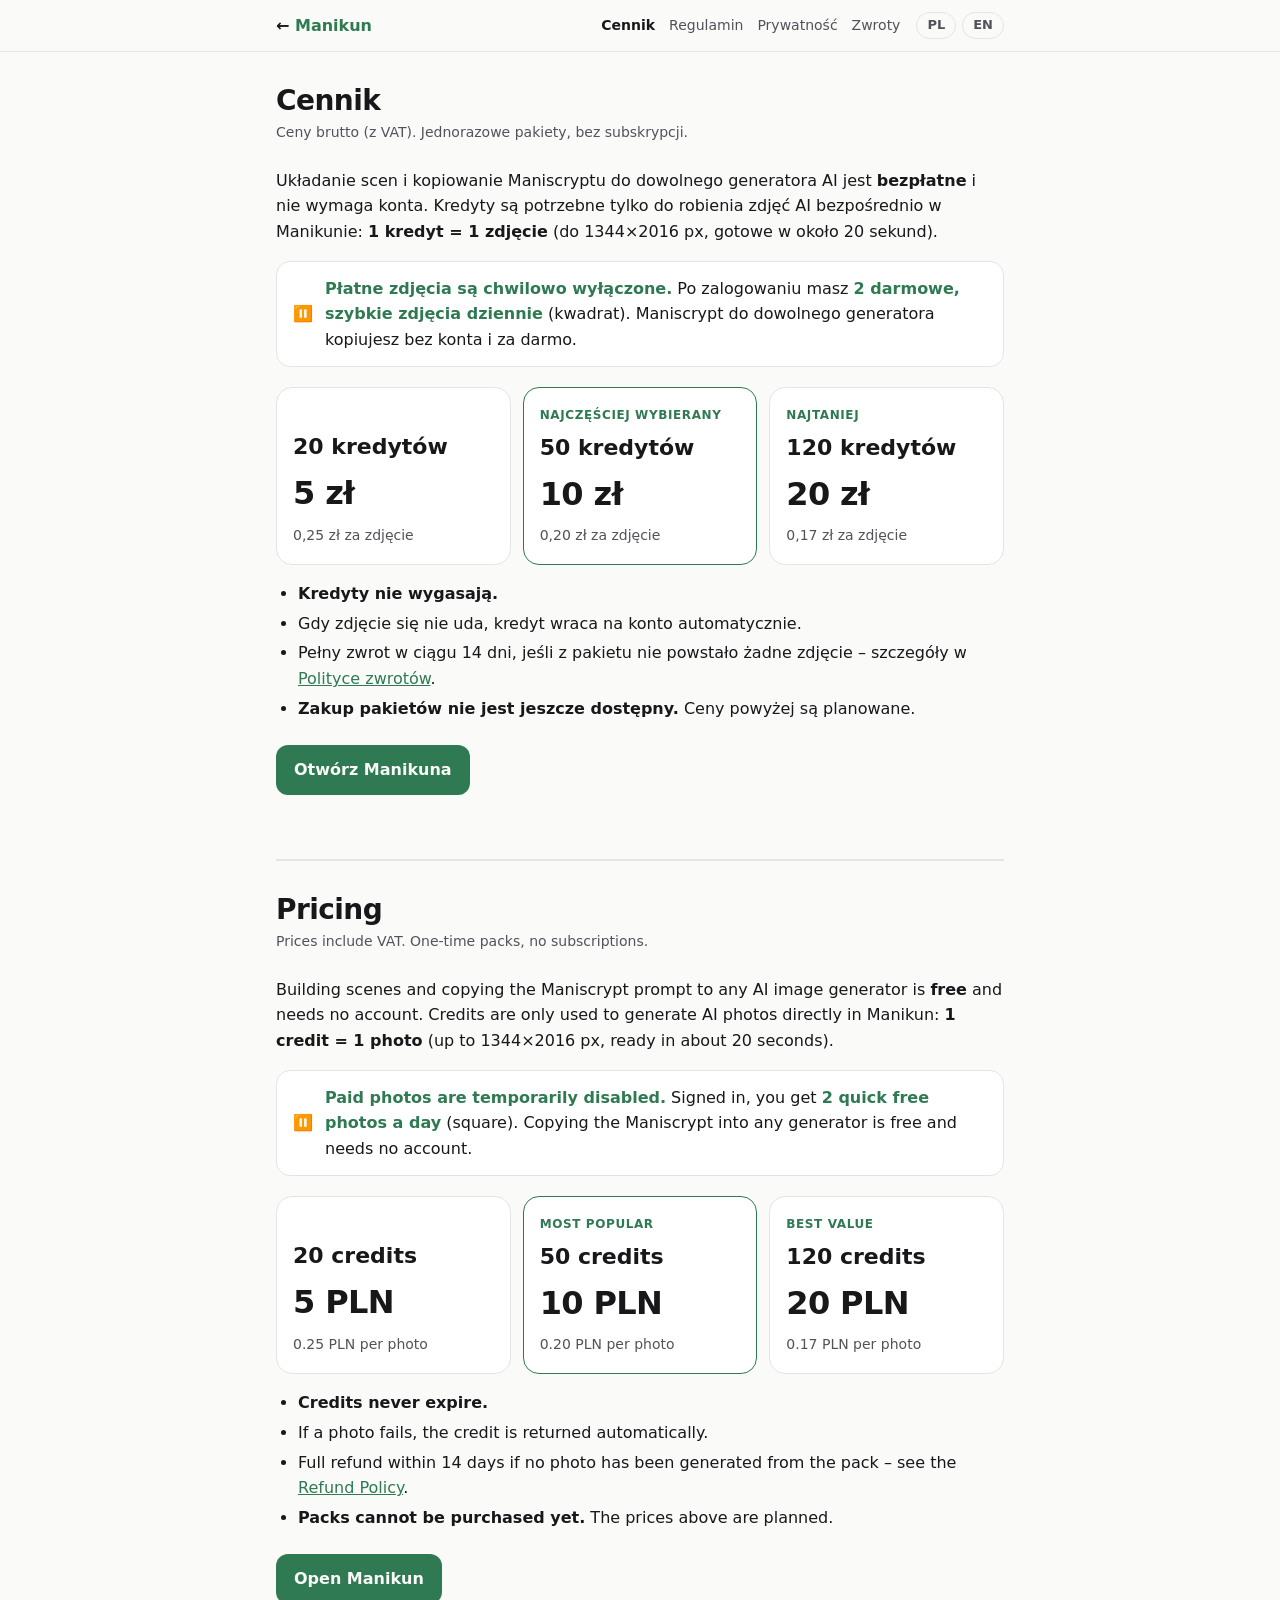
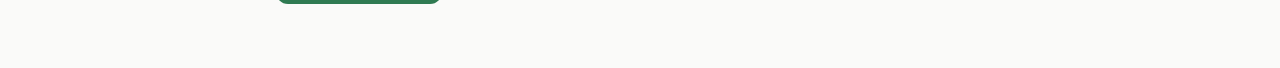
<file: cennik.html>
<!doctype html>
<html lang="pl">
<head>
<meta charset="utf-8">
<meta name="viewport" content="width=device-width, initial-scale=1">
<title>Cennik – Manikun</title>
<meta name="description" content="Cennik kredytów Manikun: pakiety 20, 50 i 120 zdjęć AI / Manikun pricing">
<link rel="icon" type="image/svg+xml" href="/logo.svg">
<link rel="stylesheet" href="/prawne.css">
<style>
  .packs { display: grid; grid-template-columns: repeat(auto-fit, minmax(190px, 1fr)); gap: 12px; margin: 20px 0 8px; }
  .pack { background: var(--surface); border: 1px solid var(--line); border-radius: 16px; padding: 18px 16px; display: grid; gap: 4px; }
  .pack.best { border-color: var(--accent); }
  .pack .tag { font-size: 12px; font-weight: 700; color: var(--accent); text-transform: uppercase; letter-spacing: .05em; min-height: 18px; }
  .pack .credits { font-size: 22px; font-weight: 700; }
  .pack .price { font-size: 32px; font-weight: 700; letter-spacing: -0.02em; }
  .pack .per { color: var(--muted); font-size: 14px; }
  @media (max-width: 600px) { .pack .tag:empty { display: none; } }
  .free { display: flex; gap: 12px; align-items: center; }
  .free b { color: var(--accent); }
  .cta { display: inline-block; margin-top: 8px; background: var(--accent); color: var(--bg); font-weight: 700; text-decoration: none; padding: 12px 18px; border-radius: 12px; }
</style>
</head>
<body>
<header class="top"><div class="top-in">
  <a class="brand" href="/">← <b>Manikun</b></a>
  <nav><a href="/cennik" aria-current="page">Cennik</a><a href="/regulamin">Regulamin</a><a href="/prywatnosc">Prywatność</a><a href="/zwroty">Zwroty</a></nav>
  <div class="lang"><a href="#pl">PL</a><a href="#en">EN</a></div>
</div></header>
<main>
<section id="pl" lang="pl">
<h1>Cennik</h1>
<p class="meta">Ceny brutto (z VAT). Jednorazowe pakiety, bez subskrypcji.</p>

<p>Układanie scen i kopiowanie Maniscryptu do dowolnego generatora AI jest <b>bezpłatne</b> i nie wymaga konta. Kredyty są potrzebne tylko do robienia zdjęć AI bezpośrednio w Manikunie: <b>1 kredyt = 1 zdjęcie</b> (do 1344×2016 px, gotowe w około 20 sekund).</p>

<div class="box free"><span>⏸️</span><span><b>Płatne zdjęcia są chwilowo wyłączone.</b> Po zalogowaniu masz <b>2 darmowe, szybkie zdjęcia dziennie</b> (kwadrat). Maniscrypt do dowolnego generatora kopiujesz bez konta i za darmo.</span></div>

<div class="packs">
  <div class="pack"><span class="tag"></span><span class="credits">20 kredytów</span><span class="price">5 zł</span><span class="per">0,25 zł za zdjęcie</span></div>
  <div class="pack best"><span class="tag">Najczęściej wybierany</span><span class="credits">50 kredytów</span><span class="price">10 zł</span><span class="per">0,20 zł za zdjęcie</span></div>
  <div class="pack"><span class="tag">Najtaniej</span><span class="credits">120 kredytów</span><span class="price">20 zł</span><span class="per">0,17 zł za zdjęcie</span></div>
</div>

<ul>
  <li><b>Kredyty nie wygasają.</b></li>
  <li>Gdy zdjęcie się nie uda, kredyt wraca na konto automatycznie.</li>
  <li>Pełny zwrot w ciągu 14 dni, jeśli z pakietu nie powstało żadne zdjęcie – szczegóły w <a href="/zwroty">Polityce zwrotów</a>.</li>
  <li><b>Zakup pakietów nie jest jeszcze dostępny.</b> Ceny powyżej są planowane.</li>
</ul>
<a class="cta" href="/">Otwórz Manikuna</a>
</section>

<section id="en" class="lang-en" lang="en">
<h1>Pricing</h1>
<p class="meta">Prices include VAT. One-time packs, no subscriptions.</p>

<p>Building scenes and copying the Maniscrypt prompt to any AI image generator is <b>free</b> and needs no account. Credits are only used to generate AI photos directly in Manikun: <b>1 credit = 1 photo</b> (up to 1344×2016 px, ready in about 20 seconds).</p>

<div class="box free"><span>⏸️</span><span><b>Paid photos are temporarily disabled.</b> Signed in, you get <b>2 quick free photos a day</b> (square). Copying the Maniscrypt into any generator is free and needs no account.</span></div>

<div class="packs">
  <div class="pack"><span class="tag"></span><span class="credits">20 credits</span><span class="price">5 PLN</span><span class="per">0.25 PLN per photo</span></div>
  <div class="pack best"><span class="tag">Most popular</span><span class="credits">50 credits</span><span class="price">10 PLN</span><span class="per">0.20 PLN per photo</span></div>
  <div class="pack"><span class="tag">Best value</span><span class="credits">120 credits</span><span class="price">20 PLN</span><span class="per">0.17 PLN per photo</span></div>
</div>

<ul>
  <li><b>Credits never expire.</b></li>
  <li>If a photo fails, the credit is returned automatically.</li>
  <li>Full refund within 14 days if no photo has been generated from the pack – see the <a href="/zwroty#en">Refund Policy</a>.</li>
  <li><b>Packs cannot be purchased yet.</b> The prices above are planned.</li>
</ul>
<a class="cta" href="/">Open Manikun</a>
</section>
</main>
</body>
</html>
</file>
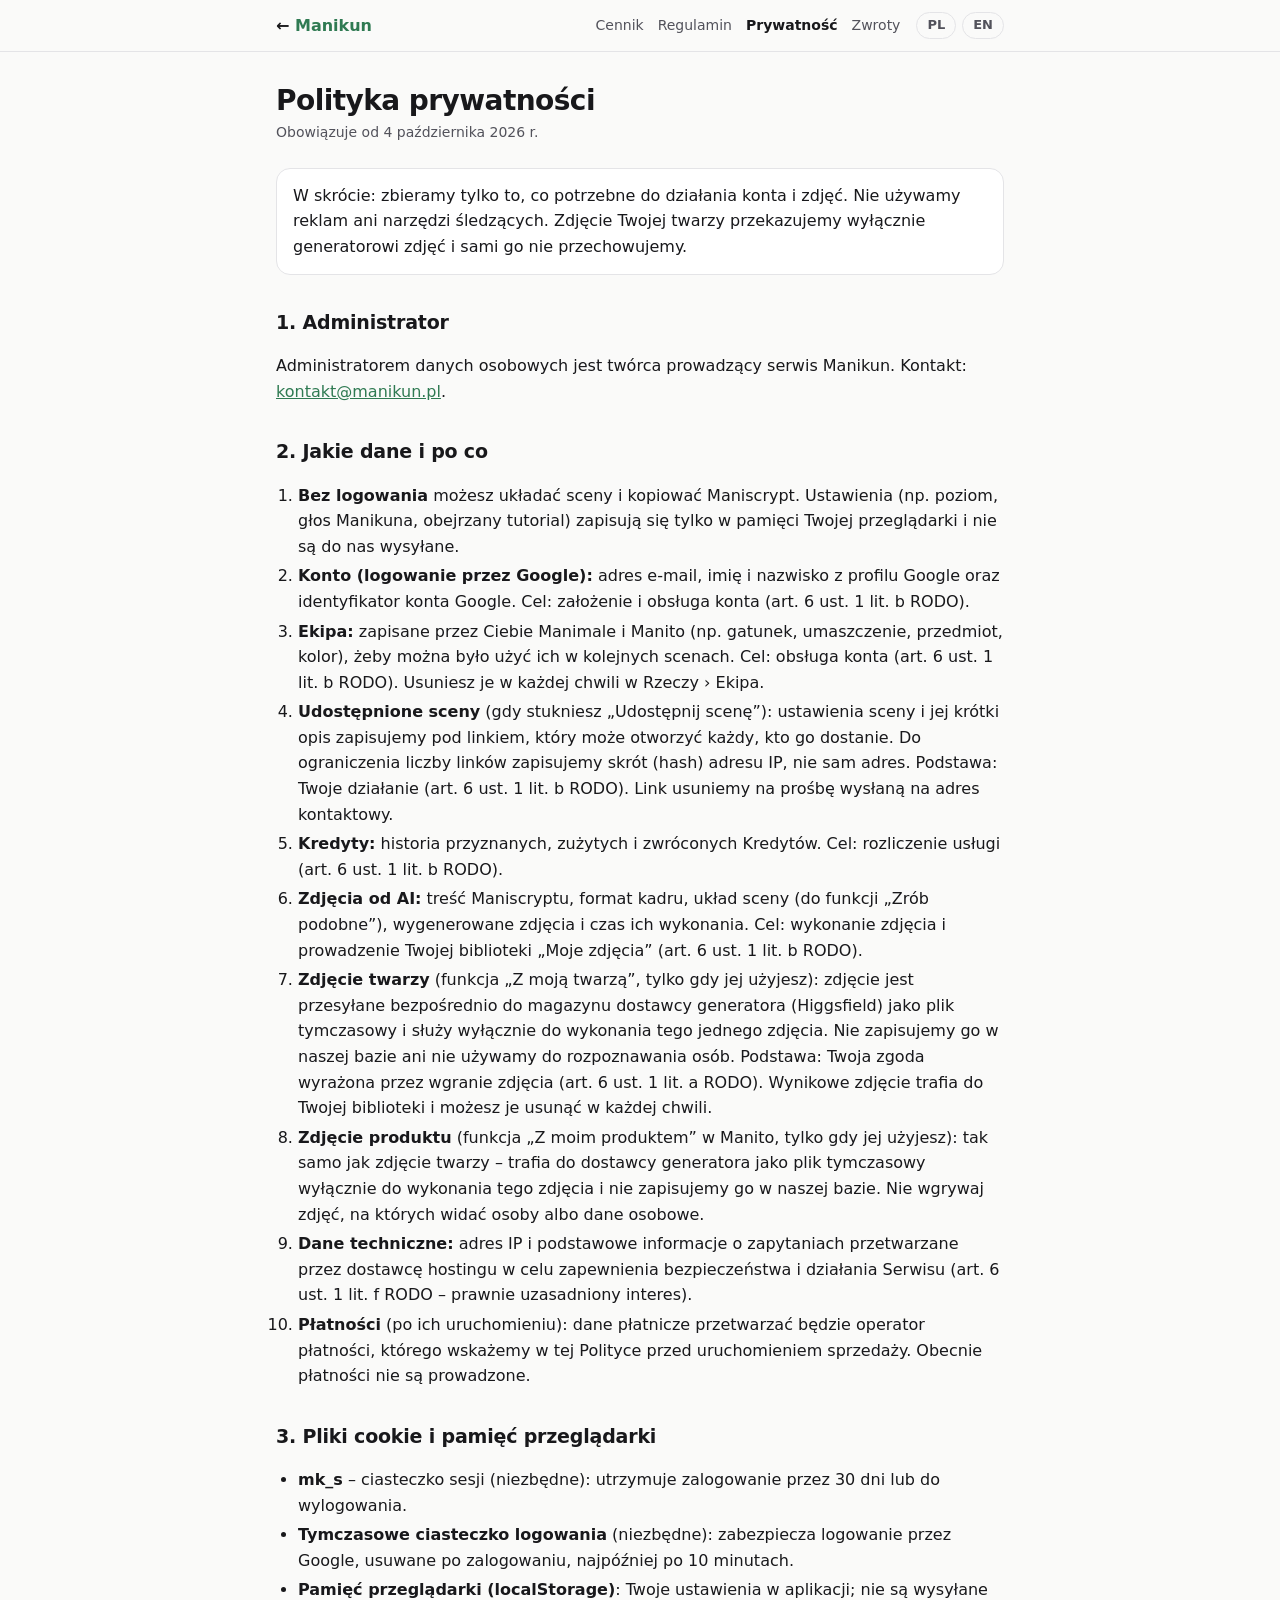
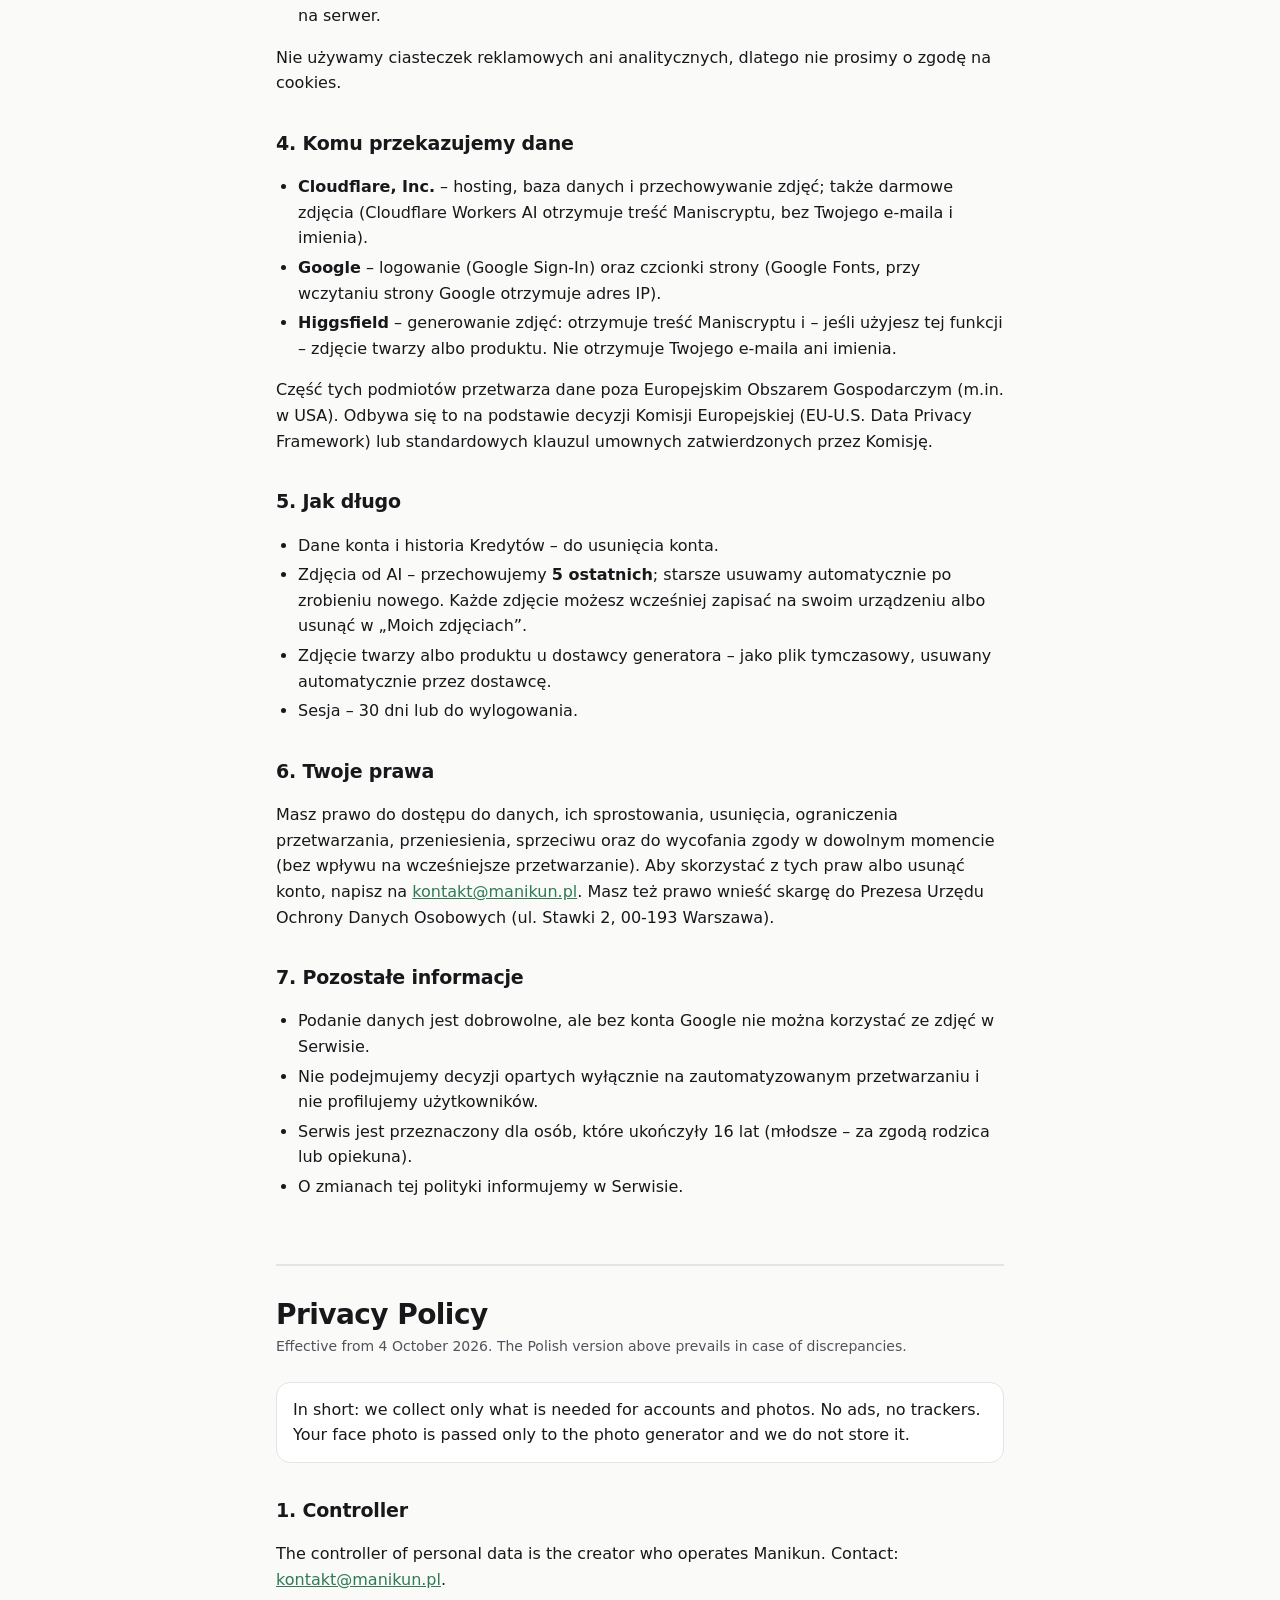
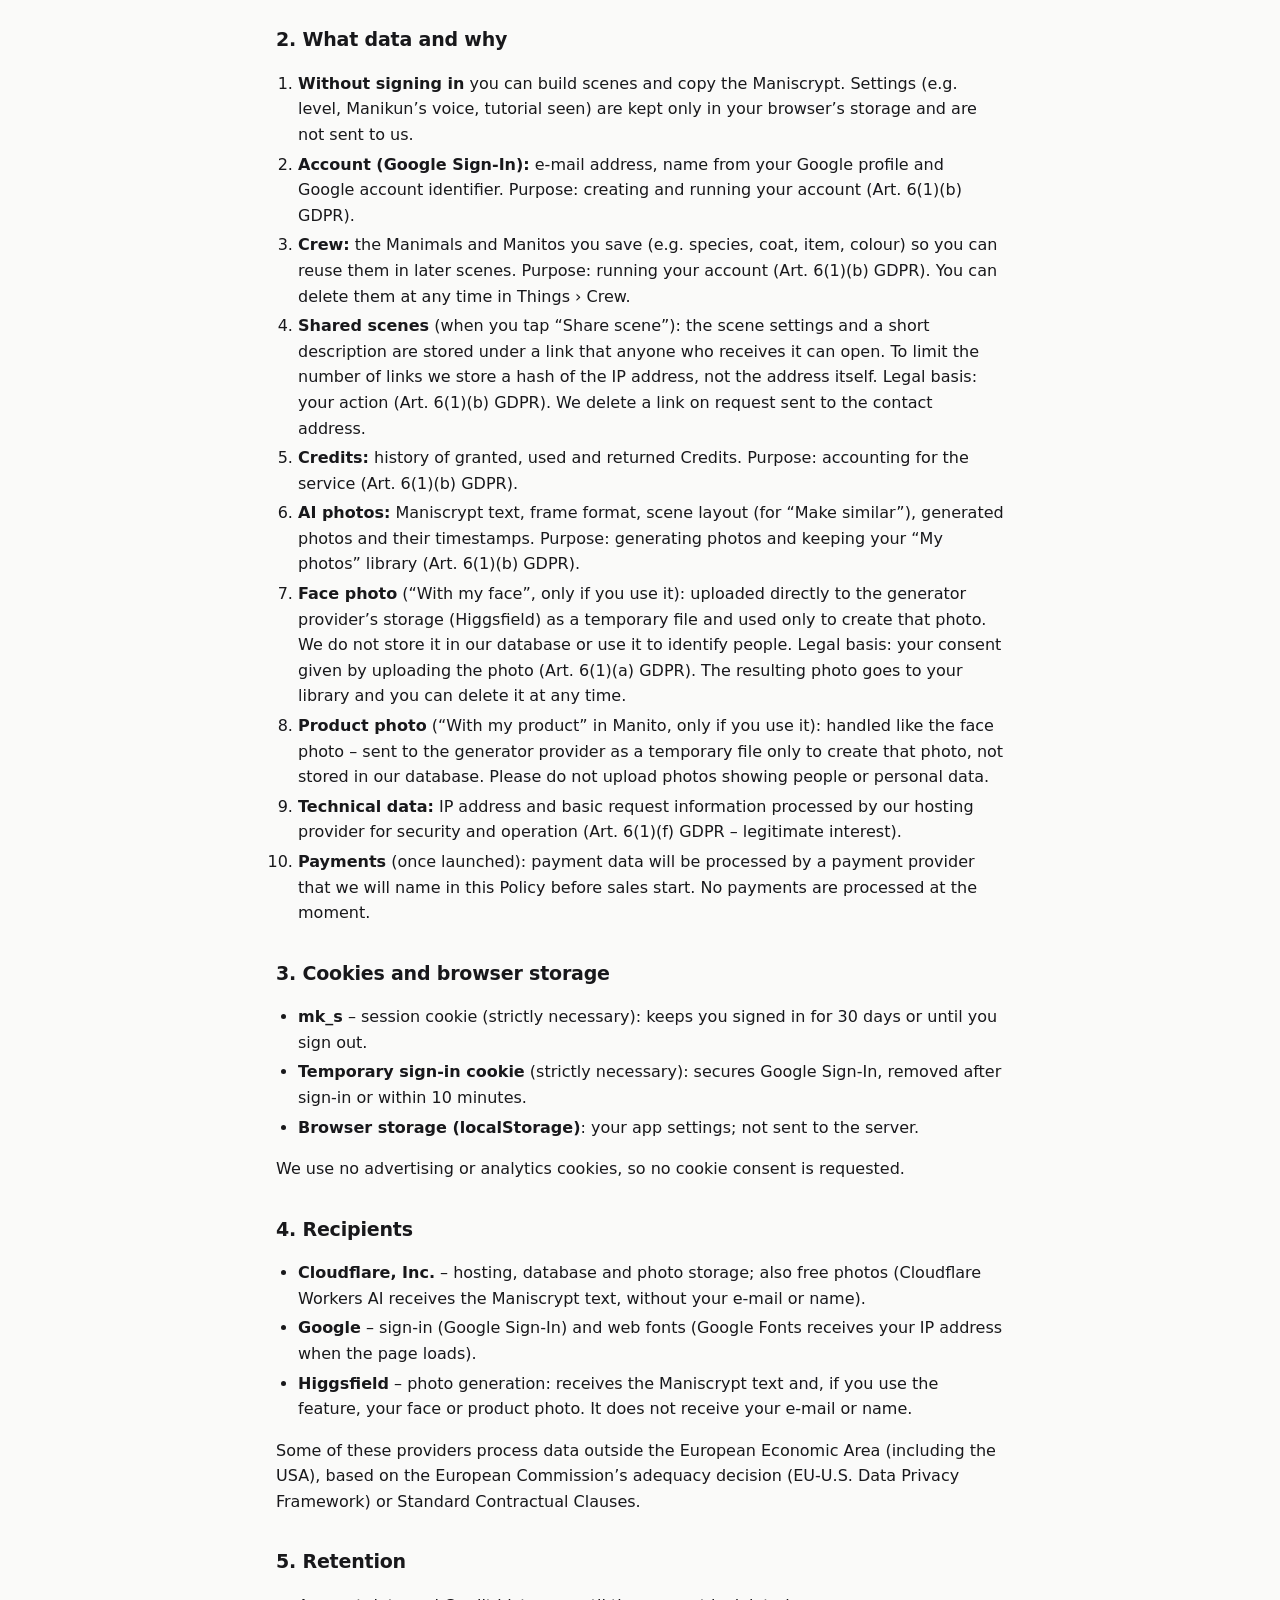
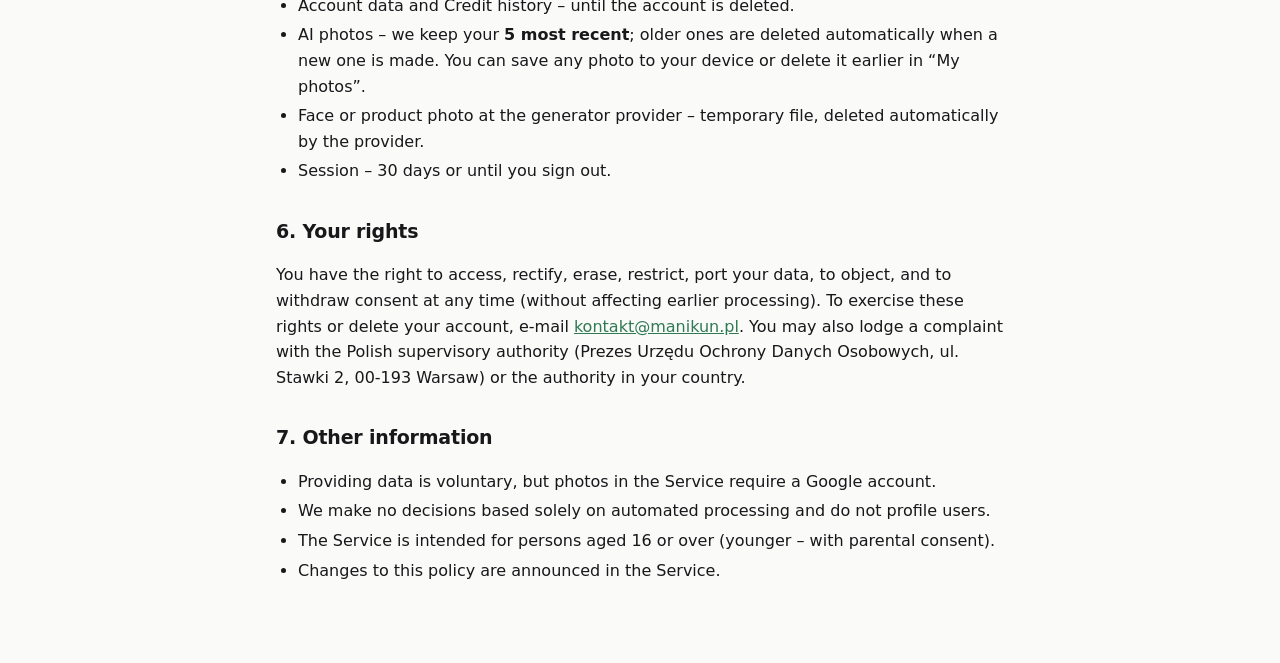
<file: prywatnosc.html>
<!doctype html>
<html lang="pl">
<head>
<meta charset="utf-8">
<meta name="viewport" content="width=device-width, initial-scale=1">
<title>Polityka prywatności – Manikun</title>
<meta name="description" content="Polityka prywatności serwisu Manikun / Manikun Privacy Policy">
<link rel="icon" type="image/svg+xml" href="/logo.svg">
<link rel="stylesheet" href="/prawne.css">
</head>
<body>
<header class="top"><div class="top-in">
  <a class="brand" href="/">← <b>Manikun</b></a>
  <nav><a href="/cennik">Cennik</a><a href="/regulamin">Regulamin</a><a href="/prywatnosc" aria-current="page">Prywatność</a><a href="/zwroty">Zwroty</a></nav>
  <div class="lang"><a href="#pl">PL</a><a href="#en">EN</a></div>
</div></header>
<main>
<section id="pl" lang="pl">
<h1>Polityka prywatności</h1>
<p class="meta">Obowiązuje od 4 października 2026 r.</p>

<div class="box">W skrócie: zbieramy tylko to, co potrzebne do działania konta i zdjęć. Nie używamy reklam ani narzędzi śledzących. Zdjęcie Twojej twarzy przekazujemy wyłącznie generatorowi zdjęć i sami go nie przechowujemy.</div>

<h2>1. Administrator</h2>
<p>Administratorem danych osobowych jest twórca prowadzący serwis Manikun. Kontakt: <a href="mailto:kontakt@manikun.pl">kontakt@manikun.pl</a>.</p>

<h2>2. Jakie dane i po co</h2>
<ol>
  <li><b>Bez logowania</b> możesz układać sceny i kopiować Maniscrypt. Ustawienia (np. poziom, głos Manikuna, obejrzany tutorial) zapisują się tylko w pamięci Twojej przeglądarki i nie są do nas wysyłane.</li>
  <li><b>Konto (logowanie przez Google):</b> adres e-mail, imię i nazwisko z profilu Google oraz identyfikator konta Google. Cel: założenie i obsługa konta (art. 6 ust. 1 lit. b RODO).</li>
  <li><b>Ekipa:</b> zapisane przez Ciebie Manimale i Manito (np. gatunek, umaszczenie, przedmiot, kolor), żeby można było użyć ich w kolejnych scenach. Cel: obsługa konta (art. 6 ust. 1 lit. b RODO). Usuniesz je w każdej chwili w Rzeczy › Ekipa.</li>
  <li><b>Udostępnione sceny</b> (gdy stukniesz „Udostępnij scenę”): ustawienia sceny i jej krótki opis zapisujemy pod linkiem, który może otworzyć każdy, kto go dostanie. Do ograniczenia liczby linków zapisujemy skrót (hash) adresu IP, nie sam adres. Podstawa: Twoje działanie (art. 6 ust. 1 lit. b RODO). Link usuniemy na prośbę wysłaną na adres kontaktowy.</li>
  <li><b>Kredyty:</b> historia przyznanych, zużytych i zwróconych Kredytów. Cel: rozliczenie usługi (art. 6 ust. 1 lit. b RODO).</li>
  <li><b>Zdjęcia od AI:</b> treść Maniscryptu, format kadru, układ sceny (do funkcji „Zrób podobne”), wygenerowane zdjęcia i czas ich wykonania. Cel: wykonanie zdjęcia i prowadzenie Twojej biblioteki „Moje zdjęcia” (art. 6 ust. 1 lit. b RODO).</li>
  <li><b>Zdjęcie twarzy</b> (funkcja „Z moją twarzą”, tylko gdy jej użyjesz): zdjęcie jest przesyłane bezpośrednio do magazynu dostawcy generatora (Higgsfield) jako plik tymczasowy i służy wyłącznie do wykonania tego jednego zdjęcia. Nie zapisujemy go w naszej bazie ani nie używamy do rozpoznawania osób. Podstawa: Twoja zgoda wyrażona przez wgranie zdjęcia (art. 6 ust. 1 lit. a RODO). Wynikowe zdjęcie trafia do Twojej biblioteki i możesz je usunąć w każdej chwili.</li>
  <li><b>Zdjęcie produktu</b> (funkcja „Z moim produktem” w Manito, tylko gdy jej użyjesz): tak samo jak zdjęcie twarzy – trafia do dostawcy generatora jako plik tymczasowy wyłącznie do wykonania tego zdjęcia i nie zapisujemy go w naszej bazie. Nie wgrywaj zdjęć, na których widać osoby albo dane osobowe.</li>
  <li><b>Dane techniczne:</b> adres IP i podstawowe informacje o zapytaniach przetwarzane przez dostawcę hostingu w celu zapewnienia bezpieczeństwa i działania Serwisu (art. 6 ust. 1 lit. f RODO – prawnie uzasadniony interes).</li>
  <li><b>Płatności</b> (po ich uruchomieniu): dane płatnicze przetwarzać będzie operator płatności, którego wskażemy w tej Polityce przed uruchomieniem sprzedaży. Obecnie płatności nie są prowadzone.</li>
</ol>

<h2>3. Pliki cookie i pamięć przeglądarki</h2>
<ul>
  <li><b>mk_s</b> – ciasteczko sesji (niezbędne): utrzymuje zalogowanie przez 30 dni lub do wylogowania.</li>
  <li><b>Tymczasowe ciasteczko logowania</b> (niezbędne): zabezpiecza logowanie przez Google, usuwane po zalogowaniu, najpóźniej po 10 minutach.</li>
  <li><b>Pamięć przeglądarki (localStorage)</b>: Twoje ustawienia w aplikacji; nie są wysyłane na serwer.</li>
</ul>
<p>Nie używamy ciasteczek reklamowych ani analitycznych, dlatego nie prosimy o zgodę na cookies.</p>

<h2>4. Komu przekazujemy dane</h2>
<ul>
  <li><b>Cloudflare, Inc.</b> – hosting, baza danych i przechowywanie zdjęć; także darmowe zdjęcia (Cloudflare Workers AI otrzymuje treść Maniscryptu, bez Twojego e-maila i imienia).</li>
  <li><b>Google</b> – logowanie (Google Sign-In) oraz czcionki strony (Google Fonts, przy wczytaniu strony Google otrzymuje adres IP).</li>
  <li><b>Higgsfield</b> – generowanie zdjęć: otrzymuje treść Maniscryptu i – jeśli użyjesz tej funkcji – zdjęcie twarzy albo produktu. Nie otrzymuje Twojego e-maila ani imienia.</li>
</ul>
<p>Część tych podmiotów przetwarza dane poza Europejskim Obszarem Gospodarczym (m.in. w USA). Odbywa się to na podstawie decyzji Komisji Europejskiej (EU-U.S. Data Privacy Framework) lub standardowych klauzul umownych zatwierdzonych przez Komisję.</p>

<h2>5. Jak długo</h2>
<ul>
  <li>Dane konta i historia Kredytów – do usunięcia konta.</li>
  <li>Zdjęcia od AI – przechowujemy <b>5 ostatnich</b>; starsze usuwamy automatycznie po zrobieniu nowego. Każde zdjęcie możesz wcześniej zapisać na swoim urządzeniu albo usunąć w „Moich zdjęciach”.</li>
  <li>Zdjęcie twarzy albo produktu u dostawcy generatora – jako plik tymczasowy, usuwany automatycznie przez dostawcę.</li>
  <li>Sesja – 30 dni lub do wylogowania.</li>
</ul>

<h2>6. Twoje prawa</h2>
<p>Masz prawo do dostępu do danych, ich sprostowania, usunięcia, ograniczenia przetwarzania, przeniesienia, sprzeciwu oraz do wycofania zgody w dowolnym momencie (bez wpływu na wcześniejsze przetwarzanie). Aby skorzystać z tych praw albo usunąć konto, napisz na <a href="mailto:kontakt@manikun.pl">kontakt@manikun.pl</a>. Masz też prawo wnieść skargę do Prezesa Urzędu Ochrony Danych Osobowych (ul. Stawki 2, 00-193 Warszawa).</p>

<h2>7. Pozostałe informacje</h2>
<ul>
  <li>Podanie danych jest dobrowolne, ale bez konta Google nie można korzystać ze zdjęć w Serwisie.</li>
  <li>Nie podejmujemy decyzji opartych wyłącznie na zautomatyzowanym przetwarzaniu i nie profilujemy użytkowników.</li>
  <li>Serwis jest przeznaczony dla osób, które ukończyły 16 lat (młodsze – za zgodą rodzica lub opiekuna).</li>
  <li>O zmianach tej polityki informujemy w Serwisie.</li>
</ul>
</section>

<section id="en" class="lang-en" lang="en">
<h1>Privacy Policy</h1>
<p class="meta">Effective from 4 October 2026. The Polish version above prevails in case of discrepancies.</p>

<div class="box">In short: we collect only what is needed for accounts and photos. No ads, no trackers. Your face photo is passed only to the photo generator and we do not store it.</div>

<h2>1. Controller</h2>
<p>The controller of personal data is the creator who operates Manikun. Contact: <a href="mailto:kontakt@manikun.pl">kontakt@manikun.pl</a>.</p>

<h2>2. What data and why</h2>
<ol>
  <li><b>Without signing in</b> you can build scenes and copy the Maniscrypt. Settings (e.g. level, Manikun’s voice, tutorial seen) are kept only in your browser’s storage and are not sent to us.</li>
  <li><b>Account (Google Sign-In):</b> e-mail address, name from your Google profile and Google account identifier. Purpose: creating and running your account (Art. 6(1)(b) GDPR).</li>
  <li><b>Crew:</b> the Manimals and Manitos you save (e.g. species, coat, item, colour) so you can reuse them in later scenes. Purpose: running your account (Art. 6(1)(b) GDPR). You can delete them at any time in Things › Crew.</li>
  <li><b>Shared scenes</b> (when you tap “Share scene”): the scene settings and a short description are stored under a link that anyone who receives it can open. To limit the number of links we store a hash of the IP address, not the address itself. Legal basis: your action (Art. 6(1)(b) GDPR). We delete a link on request sent to the contact address.</li>
  <li><b>Credits:</b> history of granted, used and returned Credits. Purpose: accounting for the service (Art. 6(1)(b) GDPR).</li>
  <li><b>AI photos:</b> Maniscrypt text, frame format, scene layout (for “Make similar”), generated photos and their timestamps. Purpose: generating photos and keeping your “My photos” library (Art. 6(1)(b) GDPR).</li>
  <li><b>Face photo</b> (“With my face”, only if you use it): uploaded directly to the generator provider’s storage (Higgsfield) as a temporary file and used only to create that photo. We do not store it in our database or use it to identify people. Legal basis: your consent given by uploading the photo (Art. 6(1)(a) GDPR). The resulting photo goes to your library and you can delete it at any time.</li>
  <li><b>Product photo</b> (“With my product” in Manito, only if you use it): handled like the face photo – sent to the generator provider as a temporary file only to create that photo, not stored in our database. Please do not upload photos showing people or personal data.</li>
  <li><b>Technical data:</b> IP address and basic request information processed by our hosting provider for security and operation (Art. 6(1)(f) GDPR – legitimate interest).</li>
  <li><b>Payments</b> (once launched): payment data will be processed by a payment provider that we will name in this Policy before sales start. No payments are processed at the moment.</li>
</ol>

<h2>3. Cookies and browser storage</h2>
<ul>
  <li><b>mk_s</b> – session cookie (strictly necessary): keeps you signed in for 30 days or until you sign out.</li>
  <li><b>Temporary sign-in cookie</b> (strictly necessary): secures Google Sign-In, removed after sign-in or within 10 minutes.</li>
  <li><b>Browser storage (localStorage)</b>: your app settings; not sent to the server.</li>
</ul>
<p>We use no advertising or analytics cookies, so no cookie consent is requested.</p>

<h2>4. Recipients</h2>
<ul>
  <li><b>Cloudflare, Inc.</b> – hosting, database and photo storage; also free photos (Cloudflare Workers AI receives the Maniscrypt text, without your e-mail or name).</li>
  <li><b>Google</b> – sign-in (Google Sign-In) and web fonts (Google Fonts receives your IP address when the page loads).</li>
  <li><b>Higgsfield</b> – photo generation: receives the Maniscrypt text and, if you use the feature, your face or product photo. It does not receive your e-mail or name.</li>
</ul>
<p>Some of these providers process data outside the European Economic Area (including the USA), based on the European Commission’s adequacy decision (EU-U.S. Data Privacy Framework) or Standard Contractual Clauses.</p>

<h2>5. Retention</h2>
<ul>
  <li>Account data and Credit history – until the account is deleted.</li>
  <li>AI photos – we keep your <b>5 most recent</b>; older ones are deleted automatically when a new one is made. You can save any photo to your device or delete it earlier in “My photos”.</li>
  <li>Face or product photo at the generator provider – temporary file, deleted automatically by the provider.</li>
  <li>Session – 30 days or until you sign out.</li>
</ul>

<h2>6. Your rights</h2>
<p>You have the right to access, rectify, erase, restrict, port your data, to object, and to withdraw consent at any time (without affecting earlier processing). To exercise these rights or delete your account, e-mail <a href="mailto:kontakt@manikun.pl">kontakt@manikun.pl</a>. You may also lodge a complaint with the Polish supervisory authority (Prezes Urzędu Ochrony Danych Osobowych, ul. Stawki 2, 00-193 Warsaw) or the authority in your country.</p>

<h2>7. Other information</h2>
<ul>
  <li>Providing data is voluntary, but photos in the Service require a Google account.</li>
  <li>We make no decisions based solely on automated processing and do not profile users.</li>
  <li>The Service is intended for persons aged 16 or over (younger – with parental consent).</li>
  <li>Changes to this policy are announced in the Service.</li>
</ul>
</section>
</main>
</body>
</html>
</file>
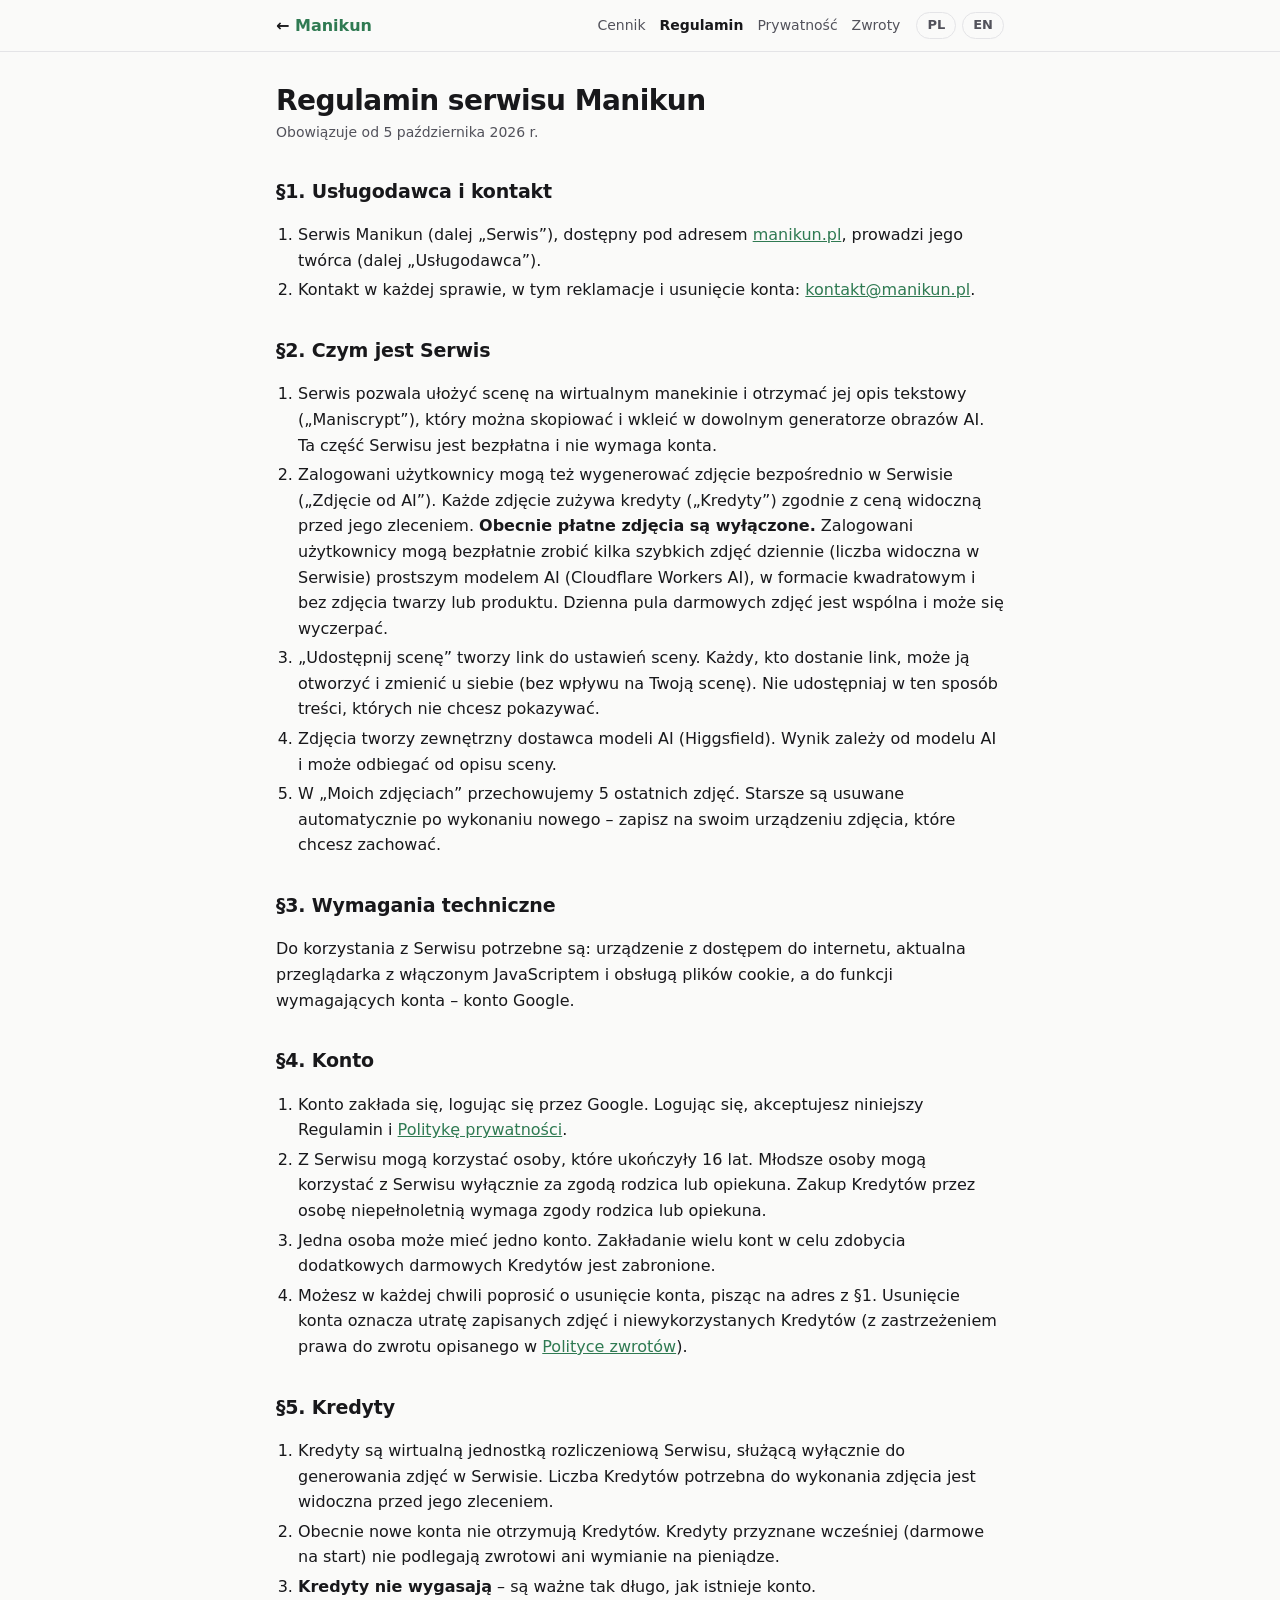
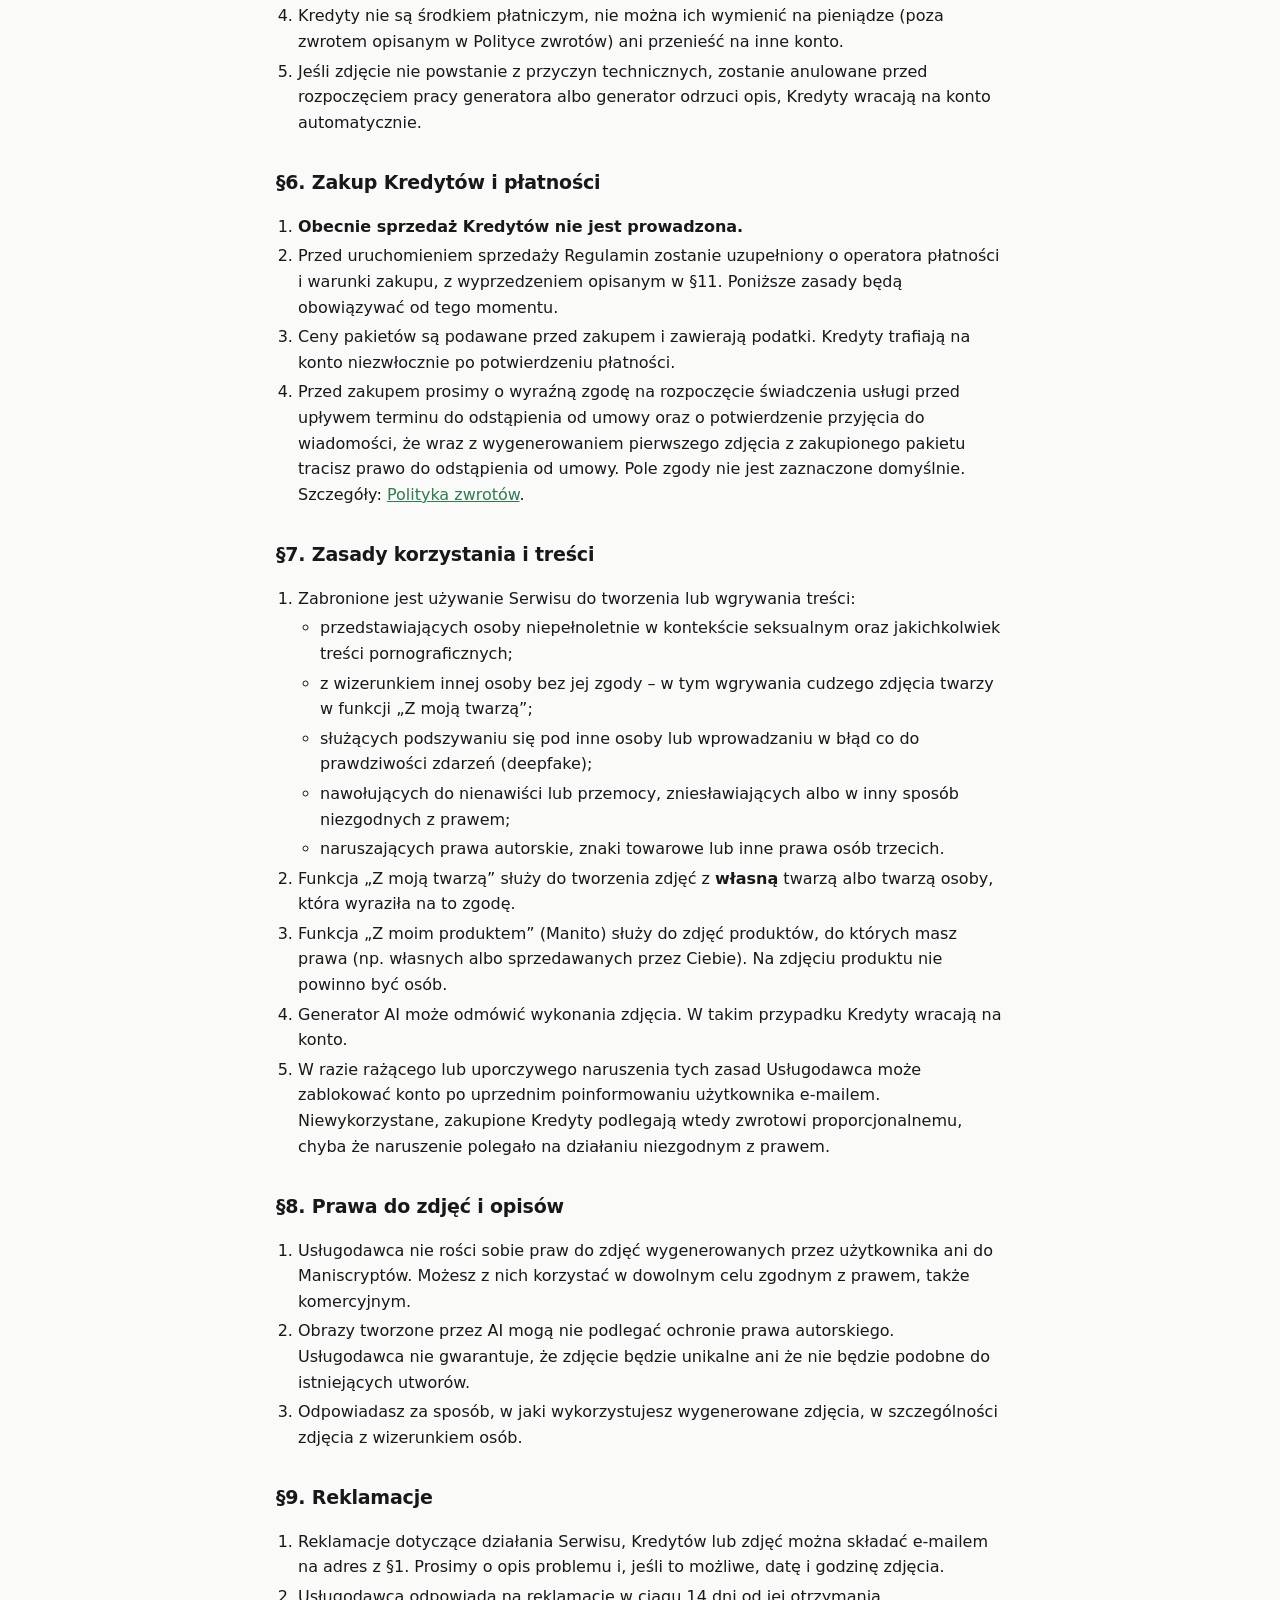
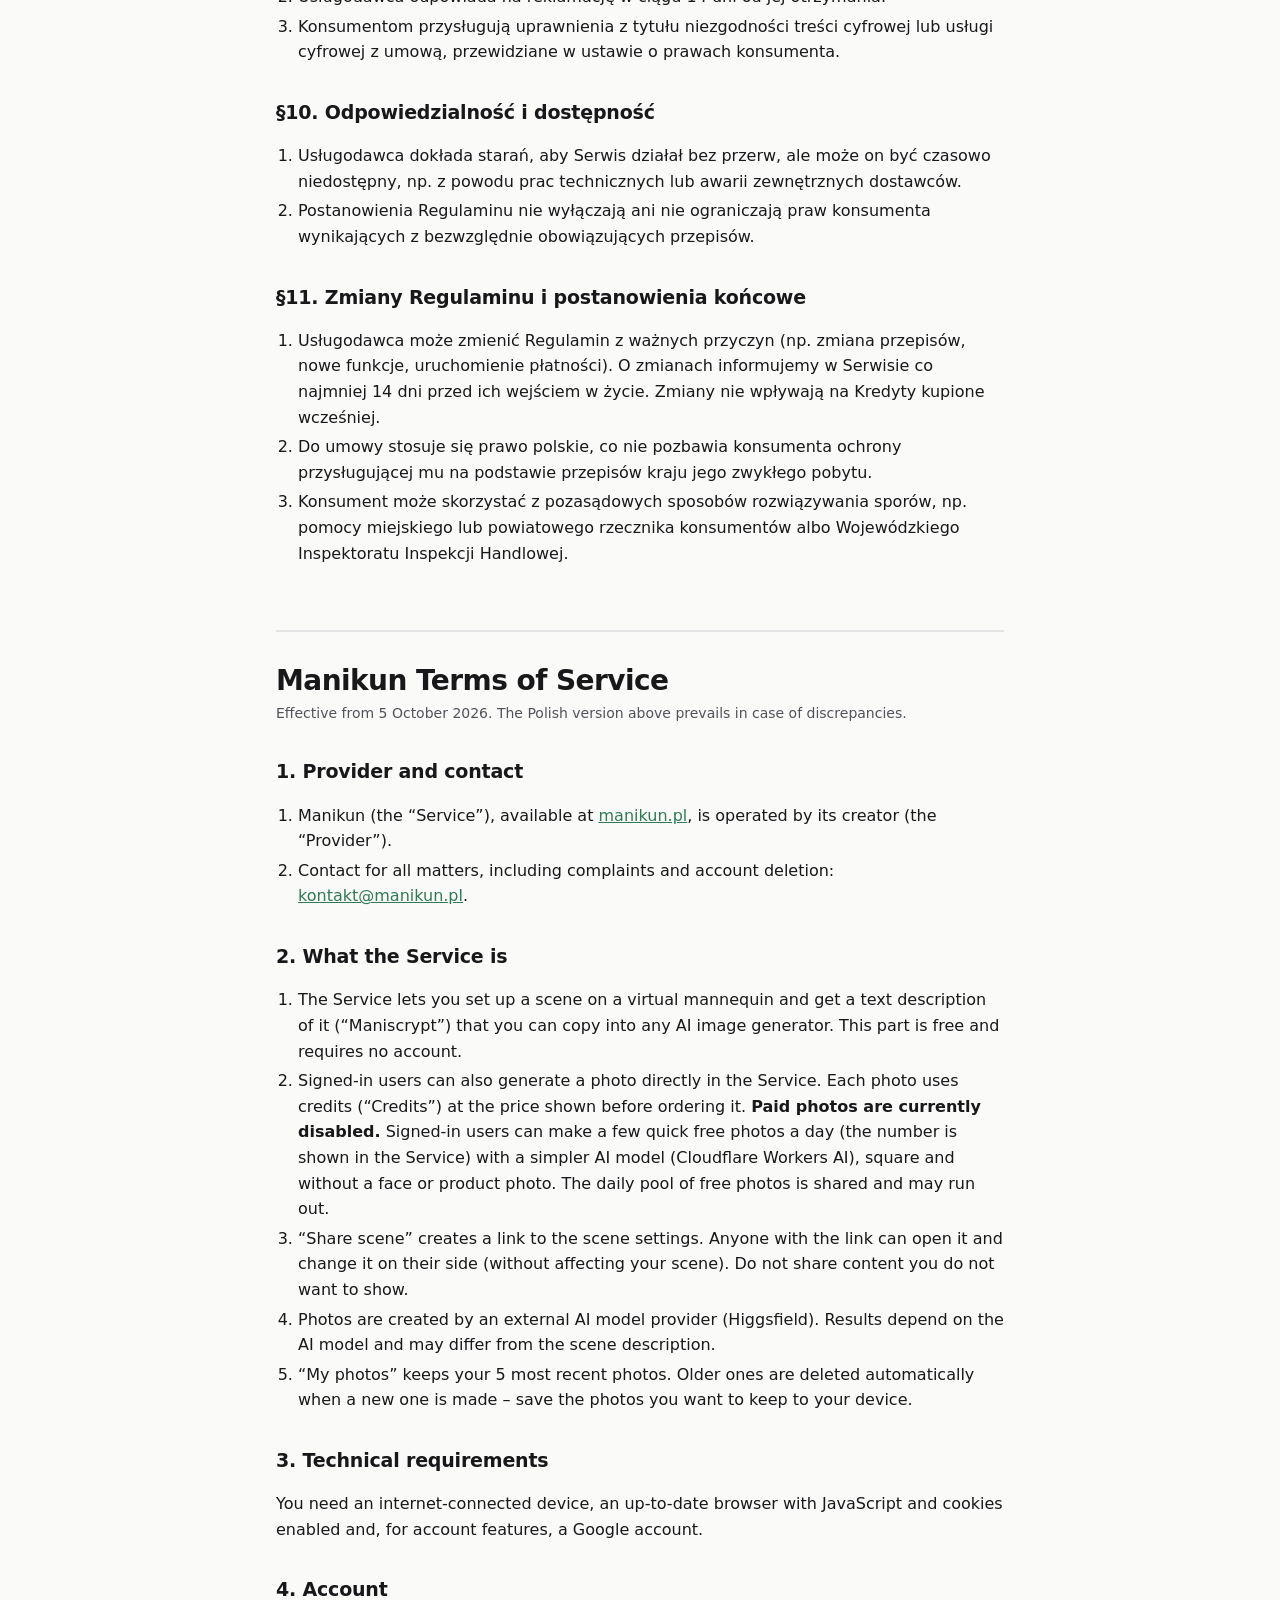
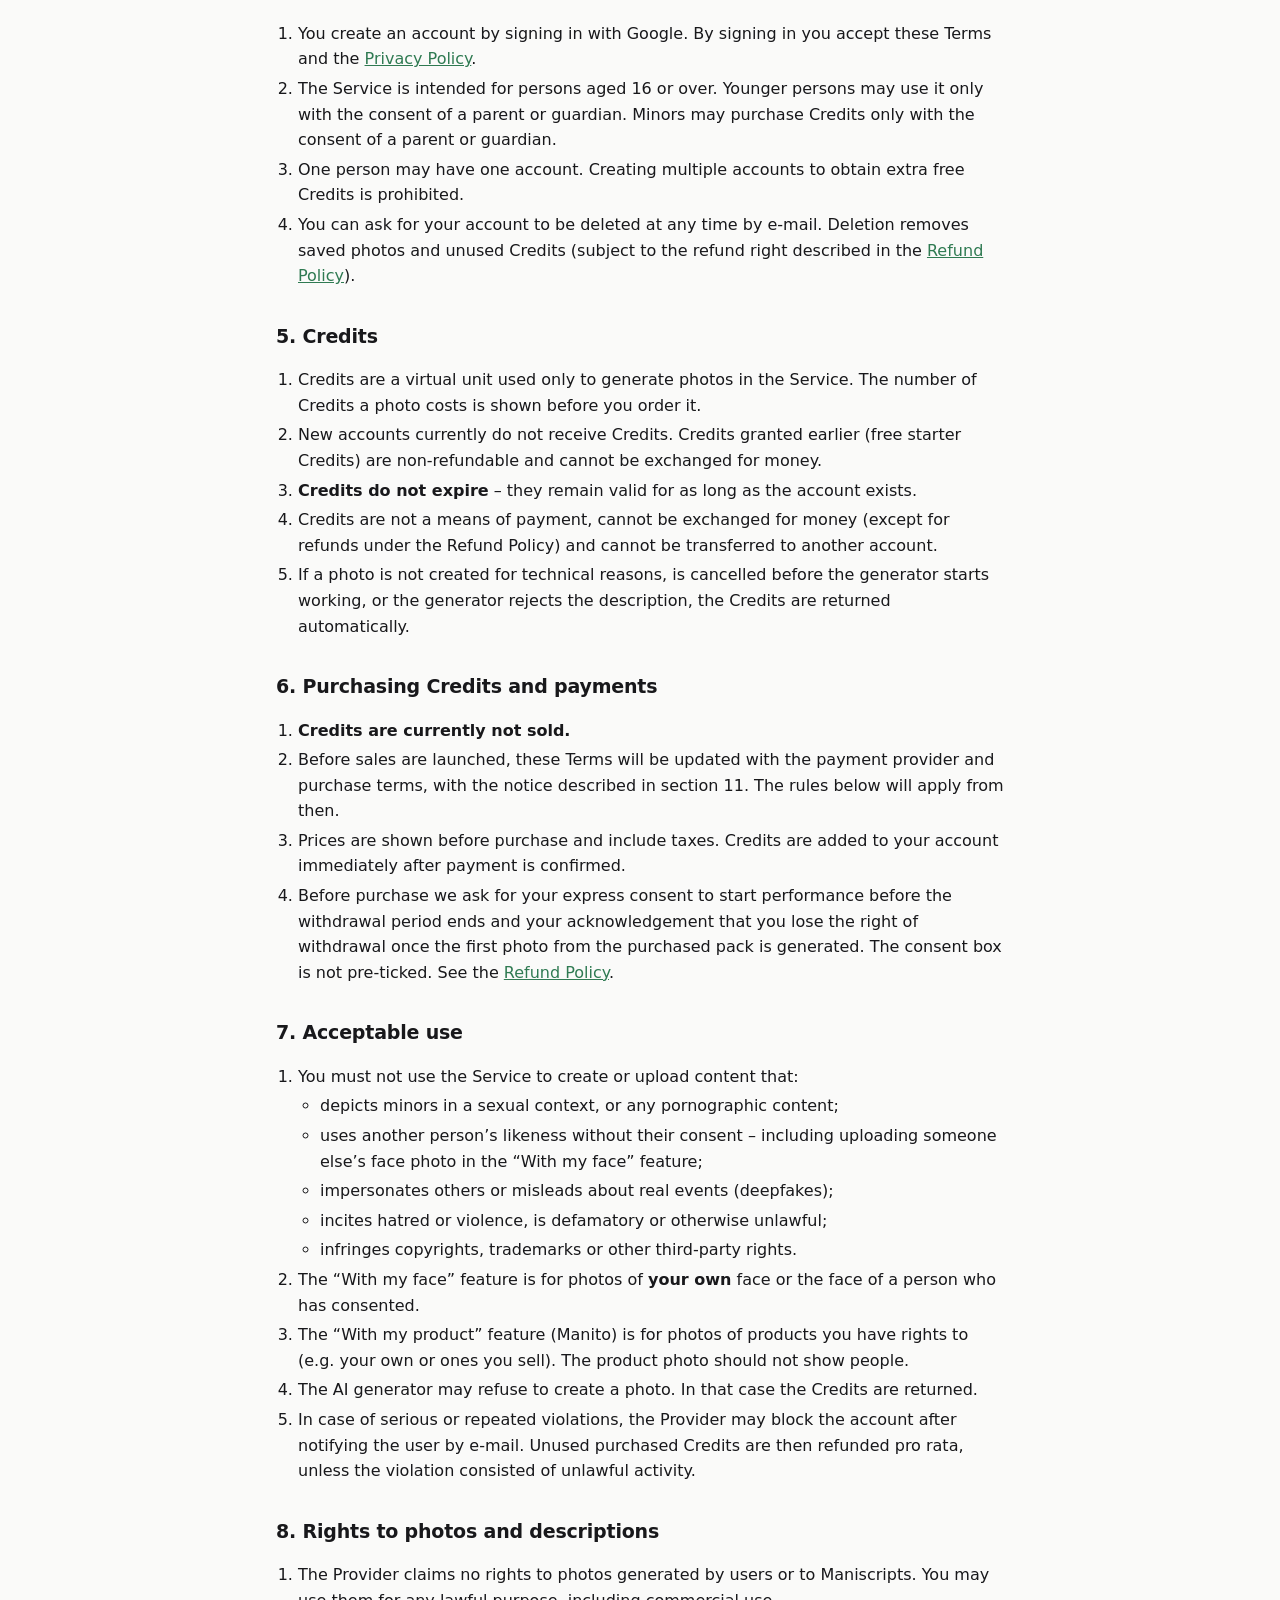
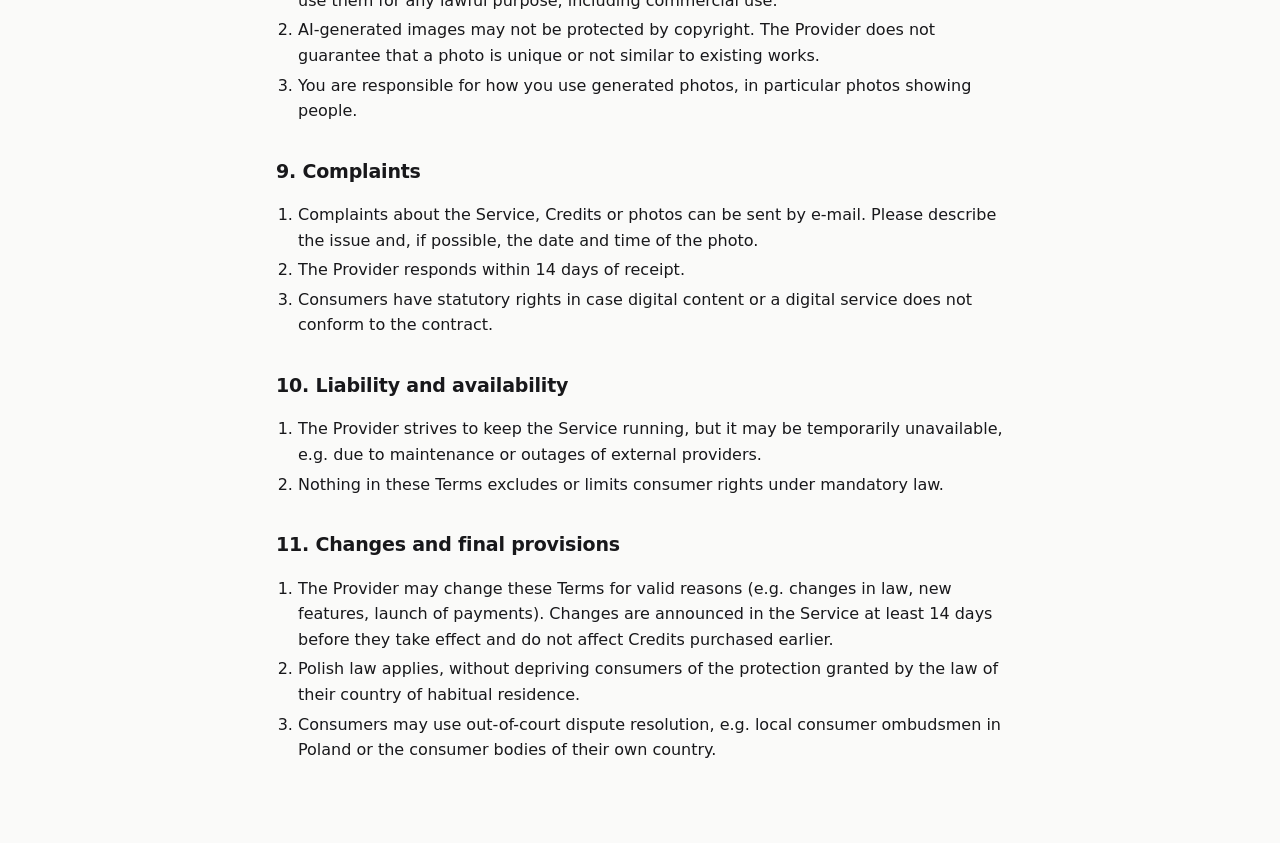
<file: regulamin.html>
<!doctype html>
<html lang="pl">
<head>
<meta charset="utf-8">
<meta name="viewport" content="width=device-width, initial-scale=1">
<title>Regulamin – Manikun</title>
<meta name="description" content="Regulamin serwisu Manikun / Manikun Terms of Service">
<link rel="icon" type="image/svg+xml" href="/logo.svg">
<link rel="stylesheet" href="/prawne.css">
</head>
<body>
<header class="top"><div class="top-in">
  <a class="brand" href="/">← <b>Manikun</b></a>
  <nav><a href="/cennik">Cennik</a><a href="/regulamin" aria-current="page">Regulamin</a><a href="/prywatnosc">Prywatność</a><a href="/zwroty">Zwroty</a></nav>
  <div class="lang"><a href="#pl">PL</a><a href="#en">EN</a></div>
</div></header>
<main>
<section id="pl" lang="pl">
<h1>Regulamin serwisu Manikun</h1>
<p class="meta">Obowiązuje od 5 października 2026 r.</p>

<h2>§1. Usługodawca i kontakt</h2>
<ol>
  <li>Serwis Manikun (dalej „Serwis”), dostępny pod adresem <a href="https://manikun.pl">manikun.pl</a>, prowadzi jego twórca (dalej „Usługodawca”).</li>
  <li>Kontakt w każdej sprawie, w tym reklamacje i usunięcie konta: <a href="mailto:kontakt@manikun.pl">kontakt@manikun.pl</a>.</li>
</ol>

<h2>§2. Czym jest Serwis</h2>
<ol>
  <li>Serwis pozwala ułożyć scenę na wirtualnym manekinie i otrzymać jej opis tekstowy („Maniscrypt”), który można skopiować i wkleić w dowolnym generatorze obrazów AI. Ta część Serwisu jest bezpłatna i nie wymaga konta.</li>
  <li>Zalogowani użytkownicy mogą też wygenerować zdjęcie bezpośrednio w Serwisie („Zdjęcie od AI”). Każde zdjęcie zużywa kredyty („Kredyty”) zgodnie z ceną widoczną przed jego zleceniem. <b>Obecnie płatne zdjęcia są wyłączone.</b> Zalogowani użytkownicy mogą bezpłatnie zrobić kilka szybkich zdjęć dziennie (liczba widoczna w Serwisie) prostszym modelem AI (Cloudflare Workers AI), w formacie kwadratowym i bez zdjęcia twarzy lub produktu. Dzienna pula darmowych zdjęć jest wspólna i może się wyczerpać.</li>
  <li>„Udostępnij scenę” tworzy link do ustawień sceny. Każdy, kto dostanie link, może ją otworzyć i zmienić u siebie (bez wpływu na Twoją scenę). Nie udostępniaj w ten sposób treści, których nie chcesz pokazywać.</li>
  <li>Zdjęcia tworzy zewnętrzny dostawca modeli AI (Higgsfield). Wynik zależy od modelu AI i może odbiegać od opisu sceny.</li>
  <li>W „Moich zdjęciach” przechowujemy 5 ostatnich zdjęć. Starsze są usuwane automatycznie po wykonaniu nowego – zapisz na swoim urządzeniu zdjęcia, które chcesz zachować.</li>
</ol>

<h2>§3. Wymagania techniczne</h2>
<p>Do korzystania z Serwisu potrzebne są: urządzenie z dostępem do internetu, aktualna przeglądarka z włączonym JavaScriptem i obsługą plików cookie, a do funkcji wymagających konta – konto Google.</p>

<h2>§4. Konto</h2>
<ol>
  <li>Konto zakłada się, logując się przez Google. Logując się, akceptujesz niniejszy Regulamin i <a href="/prywatnosc">Politykę prywatności</a>.</li>
  <li>Z Serwisu mogą korzystać osoby, które ukończyły 16 lat. Młodsze osoby mogą korzystać z Serwisu wyłącznie za zgodą rodzica lub opiekuna. Zakup Kredytów przez osobę niepełnoletnią wymaga zgody rodzica lub opiekuna.</li>
  <li>Jedna osoba może mieć jedno konto. Zakładanie wielu kont w celu zdobycia dodatkowych darmowych Kredytów jest zabronione.</li>
  <li>Możesz w każdej chwili poprosić o usunięcie konta, pisząc na adres z §1. Usunięcie konta oznacza utratę zapisanych zdjęć i niewykorzystanych Kredytów (z zastrzeżeniem prawa do zwrotu opisanego w <a href="/zwroty">Polityce zwrotów</a>).</li>
</ol>

<h2>§5. Kredyty</h2>
<ol>
  <li>Kredyty są wirtualną jednostką rozliczeniową Serwisu, służącą wyłącznie do generowania zdjęć w Serwisie. Liczba Kredytów potrzebna do wykonania zdjęcia jest widoczna przed jego zleceniem.</li>
  <li>Obecnie nowe konta nie otrzymują Kredytów. Kredyty przyznane wcześniej (darmowe na start) nie podlegają zwrotowi ani wymianie na pieniądze.</li>
  <li><b>Kredyty nie wygasają</b> – są ważne tak długo, jak istnieje konto.</li>
  <li>Kredyty nie są środkiem płatniczym, nie można ich wymienić na pieniądze (poza zwrotem opisanym w Polityce zwrotów) ani przenieść na inne konto.</li>
  <li>Jeśli zdjęcie nie powstanie z przyczyn technicznych, zostanie anulowane przed rozpoczęciem pracy generatora albo generator odrzuci opis, Kredyty wracają na konto automatycznie.</li>
</ol>

<h2>§6. Zakup Kredytów i płatności</h2>
<ol>
  <li><b>Obecnie sprzedaż Kredytów nie jest prowadzona.</b></li>
  <li>Przed uruchomieniem sprzedaży Regulamin zostanie uzupełniony o operatora płatności i warunki zakupu, z wyprzedzeniem opisanym w §11. Poniższe zasady będą obowiązywać od tego momentu.</li>
  <li>Ceny pakietów są podawane przed zakupem i zawierają podatki. Kredyty trafiają na konto niezwłocznie po potwierdzeniu płatności.</li>
  <li>Przed zakupem prosimy o wyraźną zgodę na rozpoczęcie świadczenia usługi przed upływem terminu do odstąpienia od umowy oraz o potwierdzenie przyjęcia do wiadomości, że wraz z wygenerowaniem pierwszego zdjęcia z zakupionego pakietu tracisz prawo do odstąpienia od umowy. Pole zgody nie jest zaznaczone domyślnie. Szczegóły: <a href="/zwroty">Polityka zwrotów</a>.</li>
</ol>

<h2>§7. Zasady korzystania i treści</h2>
<ol>
  <li>Zabronione jest używanie Serwisu do tworzenia lub wgrywania treści:
    <ul>
      <li>przedstawiających osoby niepełnoletnie w kontekście seksualnym oraz jakichkolwiek treści pornograficznych;</li>
      <li>z wizerunkiem innej osoby bez jej zgody – w tym wgrywania cudzego zdjęcia twarzy w funkcji „Z moją twarzą”;</li>
      <li>służących podszywaniu się pod inne osoby lub wprowadzaniu w błąd co do prawdziwości zdarzeń (deepfake);</li>
      <li>nawołujących do nienawiści lub przemocy, zniesławiających albo w inny sposób niezgodnych z prawem;</li>
      <li>naruszających prawa autorskie, znaki towarowe lub inne prawa osób trzecich.</li>
    </ul>
  </li>
  <li>Funkcja „Z moją twarzą” służy do tworzenia zdjęć z <b>własną</b> twarzą albo twarzą osoby, która wyraziła na to zgodę.</li>
  <li>Funkcja „Z moim produktem” (Manito) służy do zdjęć produktów, do których masz prawa (np. własnych albo sprzedawanych przez Ciebie). Na zdjęciu produktu nie powinno być osób.</li>
  <li>Generator AI może odmówić wykonania zdjęcia. W takim przypadku Kredyty wracają na konto.</li>
  <li>W razie rażącego lub uporczywego naruszenia tych zasad Usługodawca może zablokować konto po uprzednim poinformowaniu użytkownika e-mailem. Niewykorzystane, zakupione Kredyty podlegają wtedy zwrotowi proporcjonalnemu, chyba że naruszenie polegało na działaniu niezgodnym z prawem.</li>
</ol>

<h2>§8. Prawa do zdjęć i opisów</h2>
<ol>
  <li>Usługodawca nie rości sobie praw do zdjęć wygenerowanych przez użytkownika ani do Maniscryptów. Możesz z nich korzystać w dowolnym celu zgodnym z prawem, także komercyjnym.</li>
  <li>Obrazy tworzone przez AI mogą nie podlegać ochronie prawa autorskiego. Usługodawca nie gwarantuje, że zdjęcie będzie unikalne ani że nie będzie podobne do istniejących utworów.</li>
  <li>Odpowiadasz za sposób, w jaki wykorzystujesz wygenerowane zdjęcia, w szczególności zdjęcia z wizerunkiem osób.</li>
</ol>

<h2>§9. Reklamacje</h2>
<ol>
  <li>Reklamacje dotyczące działania Serwisu, Kredytów lub zdjęć można składać e-mailem na adres z §1. Prosimy o opis problemu i, jeśli to możliwe, datę i godzinę zdjęcia.</li>
  <li>Usługodawca odpowiada na reklamację w ciągu 14 dni od jej otrzymania.</li>
  <li>Konsumentom przysługują uprawnienia z tytułu niezgodności treści cyfrowej lub usługi cyfrowej z umową, przewidziane w ustawie o prawach konsumenta. </li>
</ol>

<h2>§10. Odpowiedzialność i dostępność</h2>
<ol>
  <li>Usługodawca dokłada starań, aby Serwis działał bez przerw, ale może on być czasowo niedostępny, np. z powodu prac technicznych lub awarii zewnętrznych dostawców.</li>
  <li>Postanowienia Regulaminu nie wyłączają ani nie ograniczają praw konsumenta wynikających z bezwzględnie obowiązujących przepisów.</li>
</ol>

<h2>§11. Zmiany Regulaminu i postanowienia końcowe</h2>
<ol>
  <li>Usługodawca może zmienić Regulamin z ważnych przyczyn (np. zmiana przepisów, nowe funkcje, uruchomienie płatności). O zmianach informujemy w Serwisie co najmniej 14 dni przed ich wejściem w życie. Zmiany nie wpływają na Kredyty kupione wcześniej.</li>
  <li>Do umowy stosuje się prawo polskie, co nie pozbawia konsumenta ochrony przysługującej mu na podstawie przepisów kraju jego zwykłego pobytu.</li>
  <li>Konsument może skorzystać z pozasądowych sposobów rozwiązywania sporów, np. pomocy miejskiego lub powiatowego rzecznika konsumentów albo Wojewódzkiego Inspektoratu Inspekcji Handlowej.</li>
</ol>
</section>

<section id="en" class="lang-en" lang="en">
<h1>Manikun Terms of Service</h1>
<p class="meta">Effective from 5 October 2026. The Polish version above prevails in case of discrepancies.</p>

<h2>1. Provider and contact</h2>
<ol>
  <li>Manikun (the “Service”), available at <a href="https://manikun.pl">manikun.pl</a>, is operated by its creator (the “Provider”).</li>
  <li>Contact for all matters, including complaints and account deletion: <a href="mailto:kontakt@manikun.pl">kontakt@manikun.pl</a>.</li>
</ol>

<h2>2. What the Service is</h2>
<ol>
  <li>The Service lets you set up a scene on a virtual mannequin and get a text description of it (“Maniscrypt”) that you can copy into any AI image generator. This part is free and requires no account.</li>
  <li>Signed-in users can also generate a photo directly in the Service. Each photo uses credits (“Credits”) at the price shown before ordering it. <b>Paid photos are currently disabled.</b> Signed-in users can make a few quick free photos a day (the number is shown in the Service) with a simpler AI model (Cloudflare Workers AI), square and without a face or product photo. The daily pool of free photos is shared and may run out.</li>
  <li>“Share scene” creates a link to the scene settings. Anyone with the link can open it and change it on their side (without affecting your scene). Do not share content you do not want to show.</li>
  <li>Photos are created by an external AI model provider (Higgsfield). Results depend on the AI model and may differ from the scene description.</li>
  <li>“My photos” keeps your 5 most recent photos. Older ones are deleted automatically when a new one is made – save the photos you want to keep to your device.</li>
</ol>

<h2>3. Technical requirements</h2>
<p>You need an internet-connected device, an up-to-date browser with JavaScript and cookies enabled and, for account features, a Google account.</p>

<h2>4. Account</h2>
<ol>
  <li>You create an account by signing in with Google. By signing in you accept these Terms and the <a href="/prywatnosc#en">Privacy Policy</a>.</li>
  <li>The Service is intended for persons aged 16 or over. Younger persons may use it only with the consent of a parent or guardian. Minors may purchase Credits only with the consent of a parent or guardian.</li>
  <li>One person may have one account. Creating multiple accounts to obtain extra free Credits is prohibited.</li>
  <li>You can ask for your account to be deleted at any time by e-mail. Deletion removes saved photos and unused Credits (subject to the refund right described in the <a href="/zwroty#en">Refund Policy</a>).</li>
</ol>

<h2>5. Credits</h2>
<ol>
  <li>Credits are a virtual unit used only to generate photos in the Service. The number of Credits a photo costs is shown before you order it.</li>
  <li>New accounts currently do not receive Credits. Credits granted earlier (free starter Credits) are non-refundable and cannot be exchanged for money.</li>
  <li><b>Credits do not expire</b> – they remain valid for as long as the account exists.</li>
  <li>Credits are not a means of payment, cannot be exchanged for money (except for refunds under the Refund Policy) and cannot be transferred to another account.</li>
  <li>If a photo is not created for technical reasons, is cancelled before the generator starts working, or the generator rejects the description, the Credits are returned automatically.</li>
</ol>

<h2>6. Purchasing Credits and payments</h2>
<ol>
  <li><b>Credits are currently not sold.</b></li>
  <li>Before sales are launched, these Terms will be updated with the payment provider and purchase terms, with the notice described in section 11. The rules below will apply from then.</li>
  <li>Prices are shown before purchase and include taxes. Credits are added to your account immediately after payment is confirmed.</li>
  <li>Before purchase we ask for your express consent to start performance before the withdrawal period ends and your acknowledgement that you lose the right of withdrawal once the first photo from the purchased pack is generated. The consent box is not pre-ticked. See the <a href="/zwroty#en">Refund Policy</a>.</li>
</ol>

<h2>7. Acceptable use</h2>
<ol>
  <li>You must not use the Service to create or upload content that:
    <ul>
      <li>depicts minors in a sexual context, or any pornographic content;</li>
      <li>uses another person’s likeness without their consent – including uploading someone else’s face photo in the “With my face” feature;</li>
      <li>impersonates others or misleads about real events (deepfakes);</li>
      <li>incites hatred or violence, is defamatory or otherwise unlawful;</li>
      <li>infringes copyrights, trademarks or other third-party rights.</li>
    </ul>
  </li>
  <li>The “With my face” feature is for photos of <b>your own</b> face or the face of a person who has consented.</li>
  <li>The “With my product” feature (Manito) is for photos of products you have rights to (e.g. your own or ones you sell). The product photo should not show people.</li>
  <li>The AI generator may refuse to create a photo. In that case the Credits are returned.</li>
  <li>In case of serious or repeated violations, the Provider may block the account after notifying the user by e-mail. Unused purchased Credits are then refunded pro rata, unless the violation consisted of unlawful activity.</li>
</ol>

<h2>8. Rights to photos and descriptions</h2>
<ol>
  <li>The Provider claims no rights to photos generated by users or to Maniscripts. You may use them for any lawful purpose, including commercial use.</li>
  <li>AI-generated images may not be protected by copyright. The Provider does not guarantee that a photo is unique or not similar to existing works.</li>
  <li>You are responsible for how you use generated photos, in particular photos showing people.</li>
</ol>

<h2>9. Complaints</h2>
<ol>
  <li>Complaints about the Service, Credits or photos can be sent by e-mail. Please describe the issue and, if possible, the date and time of the photo.</li>
  <li>The Provider responds within 14 days of receipt.</li>
  <li>Consumers have statutory rights in case digital content or a digital service does not conform to the contract.</li>
</ol>

<h2>10. Liability and availability</h2>
<ol>
  <li>The Provider strives to keep the Service running, but it may be temporarily unavailable, e.g. due to maintenance or outages of external providers.</li>
  <li>Nothing in these Terms excludes or limits consumer rights under mandatory law.</li>
</ol>

<h2>11. Changes and final provisions</h2>
<ol>
  <li>The Provider may change these Terms for valid reasons (e.g. changes in law, new features, launch of payments). Changes are announced in the Service at least 14 days before they take effect and do not affect Credits purchased earlier.</li>
  <li>Polish law applies, without depriving consumers of the protection granted by the law of their country of habitual residence.</li>
  <li>Consumers may use out-of-court dispute resolution, e.g. local consumer ombudsmen in Poland or the consumer bodies of their own country.</li>
</ol>
</section>
</main>
</body>
</html>
</file>
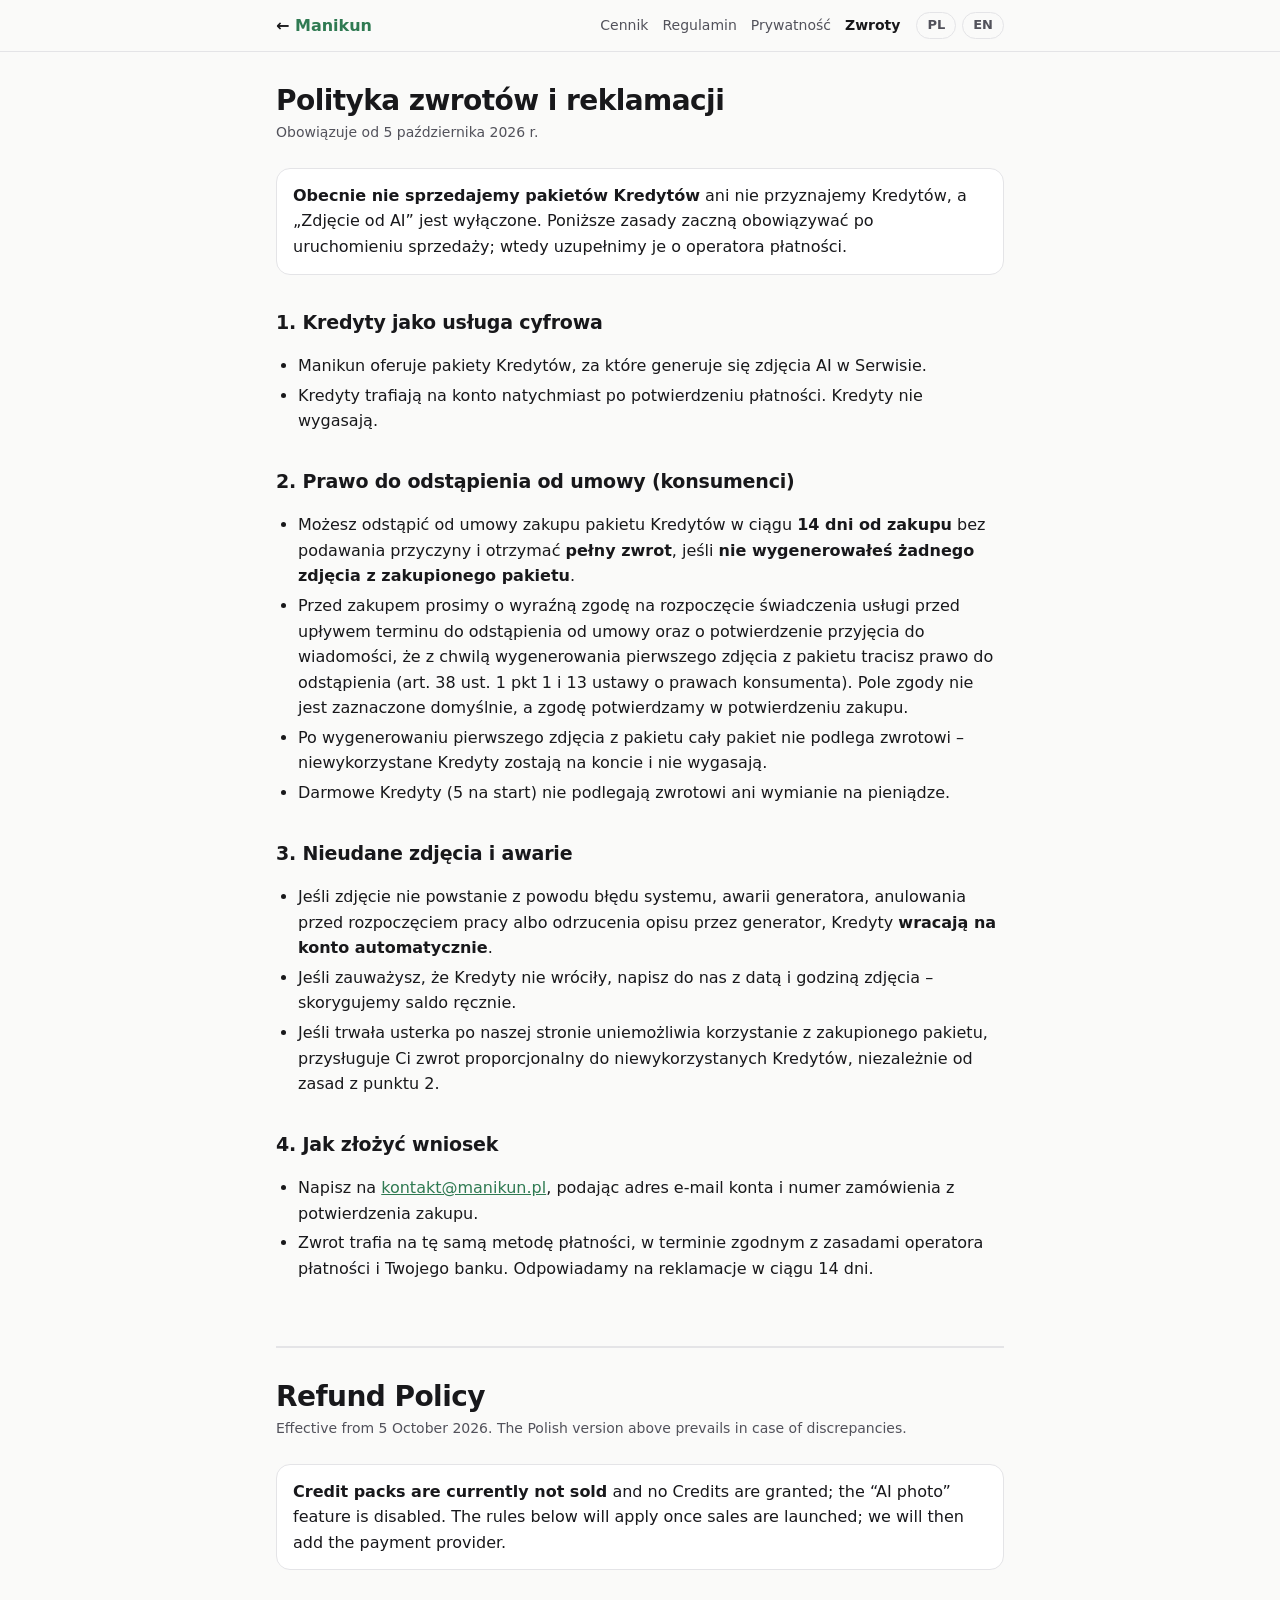
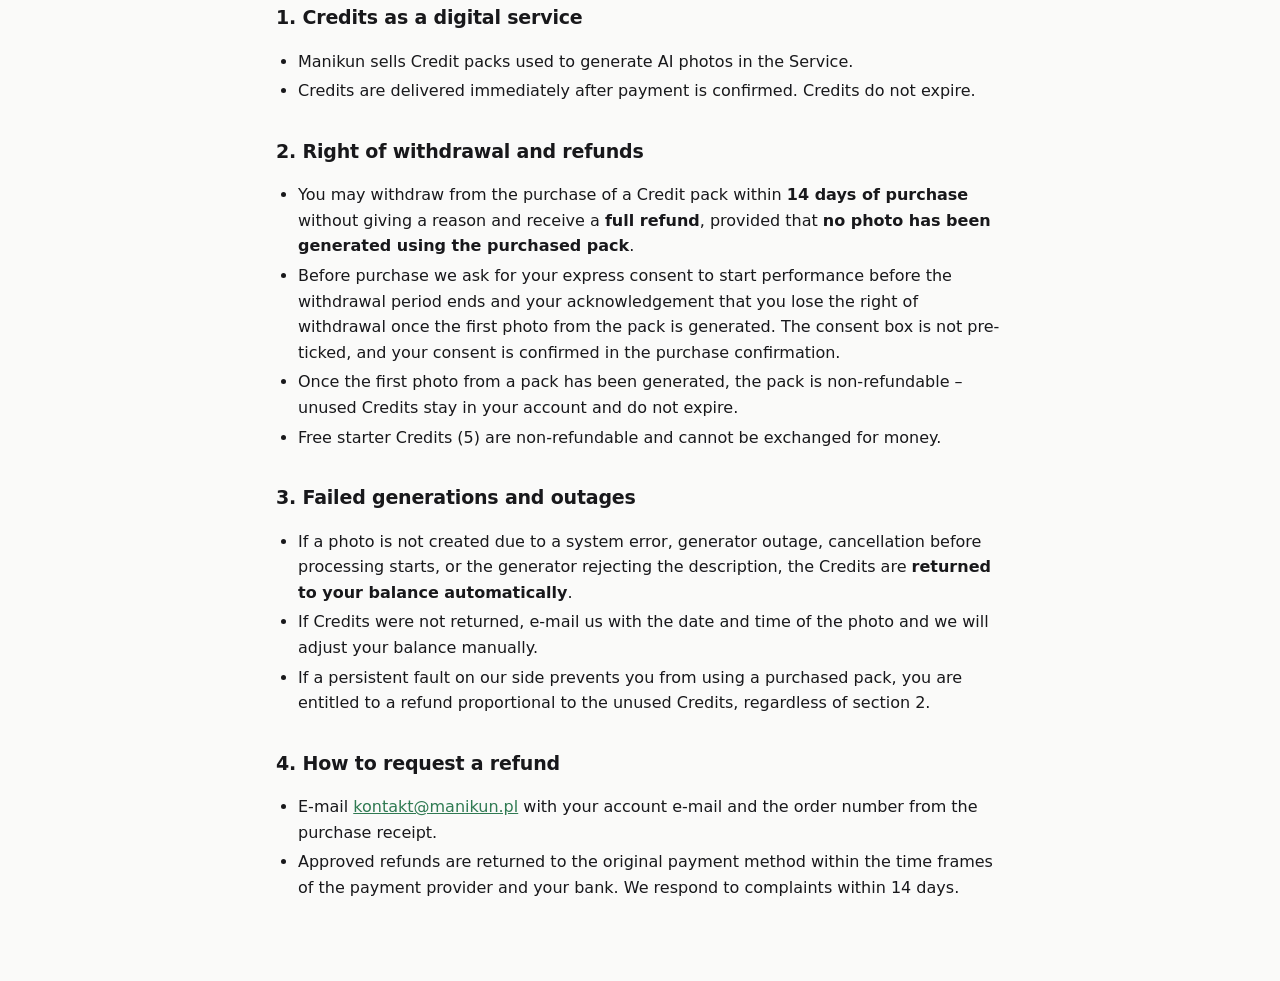
<file: zwroty.html>
<!doctype html>
<html lang="pl">
<head>
<meta charset="utf-8">
<meta name="viewport" content="width=device-width, initial-scale=1">
<title>Polityka zwrotów – Manikun</title>
<meta name="description" content="Polityka zwrotów serwisu Manikun / Manikun Refund Policy">
<link rel="icon" type="image/svg+xml" href="/logo.svg">
<link rel="stylesheet" href="/prawne.css">
</head>
<body>
<header class="top"><div class="top-in">
  <a class="brand" href="/">← <b>Manikun</b></a>
  <nav><a href="/cennik">Cennik</a><a href="/regulamin">Regulamin</a><a href="/prywatnosc">Prywatność</a><a href="/zwroty" aria-current="page">Zwroty</a></nav>
  <div class="lang"><a href="#pl">PL</a><a href="#en">EN</a></div>
</div></header>
<main>
<section id="pl" lang="pl">
<h1>Polityka zwrotów i reklamacji</h1>
<p class="meta">Obowiązuje od 5 października 2026 r.</p>
<div class="box"><b>Obecnie nie sprzedajemy pakietów Kredytów</b> ani nie przyznajemy Kredytów, a „Zdjęcie od AI” jest wyłączone. Poniższe zasady zaczną obowiązywać po uruchomieniu sprzedaży; wtedy uzupełnimy je o operatora płatności.</div>

<h2>1. Kredyty jako usługa cyfrowa</h2>
<ul>
  <li>Manikun oferuje pakiety Kredytów, za które generuje się zdjęcia AI w Serwisie.</li>
  <li>Kredyty trafiają na konto natychmiast po potwierdzeniu płatności. Kredyty nie wygasają.</li>
  </ul>

<h2>2. Prawo do odstąpienia od umowy (konsumenci)</h2>
<ul>
  <li>Możesz odstąpić od umowy zakupu pakietu Kredytów w ciągu <b>14 dni od zakupu</b> bez podawania przyczyny i otrzymać <b>pełny zwrot</b>, jeśli <b>nie wygenerowałeś żadnego zdjęcia z zakupionego pakietu</b>.</li>
  <li>Przed zakupem prosimy o wyraźną zgodę na rozpoczęcie świadczenia usługi przed upływem terminu do odstąpienia od umowy oraz o potwierdzenie przyjęcia do wiadomości, że z chwilą wygenerowania pierwszego zdjęcia z pakietu tracisz prawo do odstąpienia (art. 38 ust. 1 pkt 1 i 13 ustawy o prawach konsumenta). Pole zgody nie jest zaznaczone domyślnie, a zgodę potwierdzamy w potwierdzeniu zakupu.</li>
  <li>Po wygenerowaniu pierwszego zdjęcia z pakietu cały pakiet nie podlega zwrotowi – niewykorzystane Kredyty zostają na koncie i nie wygasają.</li>
  <li>Darmowe Kredyty (5 na start) nie podlegają zwrotowi ani wymianie na pieniądze.</li>
</ul>

<h2>3. Nieudane zdjęcia i awarie</h2>
<ul>
  <li>Jeśli zdjęcie nie powstanie z powodu błędu systemu, awarii generatora, anulowania przed rozpoczęciem pracy albo odrzucenia opisu przez generator, Kredyty <b>wracają na konto automatycznie</b>.</li>
  <li>Jeśli zauważysz, że Kredyty nie wróciły, napisz do nas z datą i godziną zdjęcia – skorygujemy saldo ręcznie.</li>
  <li>Jeśli trwała usterka po naszej stronie uniemożliwia korzystanie z zakupionego pakietu, przysługuje Ci zwrot proporcjonalny do niewykorzystanych Kredytów, niezależnie od zasad z punktu 2.</li>
</ul>

<h2>4. Jak złożyć wniosek</h2>
<ul>
  <li>Napisz na <a href="mailto:kontakt@manikun.pl">kontakt@manikun.pl</a>, podając adres e-mail konta i numer zamówienia z potwierdzenia zakupu.</li>
  <li>Zwrot trafia na tę samą metodę płatności, w terminie zgodnym z zasadami operatora płatności i Twojego banku. Odpowiadamy na reklamacje w ciągu 14 dni.</li>
</ul>
</section>

<section id="en" class="lang-en" lang="en">
<h1>Refund Policy</h1>
<p class="meta">Effective from 5 October 2026. The Polish version above prevails in case of discrepancies.</p>
<div class="box"><b>Credit packs are currently not sold</b> and no Credits are granted; the “AI photo” feature is disabled. The rules below will apply once sales are launched; we will then add the payment provider.</div>

<h2>1. Credits as a digital service</h2>
<ul>
  <li>Manikun sells Credit packs used to generate AI photos in the Service.</li>
  <li>Credits are delivered immediately after payment is confirmed. Credits do not expire.</li>
</ul>

<h2>2. Right of withdrawal and refunds</h2>
<ul>
  <li>You may withdraw from the purchase of a Credit pack within <b>14 days of purchase</b> without giving a reason and receive a <b>full refund</b>, provided that <b>no photo has been generated using the purchased pack</b>.</li>
  <li>Before purchase we ask for your express consent to start performance before the withdrawal period ends and your acknowledgement that you lose the right of withdrawal once the first photo from the pack is generated. The consent box is not pre-ticked, and your consent is confirmed in the purchase confirmation.</li>
  <li>Once the first photo from a pack has been generated, the pack is non-refundable – unused Credits stay in your account and do not expire.</li>
  <li>Free starter Credits (5) are non-refundable and cannot be exchanged for money.</li>
</ul>

<h2>3. Failed generations and outages</h2>
<ul>
  <li>If a photo is not created due to a system error, generator outage, cancellation before processing starts, or the generator rejecting the description, the Credits are <b>returned to your balance automatically</b>.</li>
  <li>If Credits were not returned, e-mail us with the date and time of the photo and we will adjust your balance manually.</li>
  <li>If a persistent fault on our side prevents you from using a purchased pack, you are entitled to a refund proportional to the unused Credits, regardless of section 2.</li>
</ul>

<h2>4. How to request a refund</h2>
<ul>
  <li>E-mail <a href="mailto:kontakt@manikun.pl">kontakt@manikun.pl</a> with your account e-mail and the order number from the purchase receipt.</li>
  <li>Approved refunds are returned to the original payment method within the time frames of the payment provider and your bank. We respond to complaints within 14 days.</li>
</ul>
</section>
</main>
</body>
</html>
</file>
<file: prawne.css>
/* Strony prawne Manikuna (Regulamin, Prywatność, Zwroty): wspólny wygląd, ciemny jak aplikacja, jasny na życzenie systemu */
:root {
  color-scheme: dark;
  --bg: #09090B; --surface: #141418; --line: #26262C; --ink: #F4F4F5; --muted: #A1A1AA; --accent: #7DB896;
}
@media (prefers-color-scheme: light) {
  :root { color-scheme: light; --bg: #FAFAF9; --surface: #FFFFFF; --line: #E4E4E7; --ink: #18181B; --muted: #52525B; --accent: #2F7A52; }
}
* { box-sizing: border-box; }
html { -webkit-text-size-adjust: 100%; }
body { margin: 0; background: var(--bg); color: var(--ink); font: 16px/1.6 Geist, system-ui, -apple-system, "Segoe UI", sans-serif; }
a { color: var(--accent); }
.top { position: sticky; top: 0; z-index: 1; background: var(--bg); border-bottom: 1px solid var(--line); }
.top-in { max-width: 760px; margin: 0 auto; padding: 12px 16px; display: flex; flex-wrap: wrap; gap: 8px 16px; align-items: center; }
.brand { font-weight: 700; text-decoration: none; color: var(--ink); margin-right: auto; }
.brand b { color: var(--accent); }
.top nav { display: flex; gap: 14px; font-size: 14px; }
.top nav a { color: var(--muted); text-decoration: none; }
.top nav a[aria-current="page"] { color: var(--ink); font-weight: 600; }
.lang { font-size: 13px; font-weight: 700; display: flex; gap: 6px; }
.lang a { text-decoration: none; color: var(--muted); border: 1px solid var(--line); border-radius: 999px; padding: 2px 10px; }
main { max-width: 760px; margin: 0 auto; padding: 24px 16px 64px; }
h1 { font-size: 28px; line-height: 1.2; letter-spacing: -0.02em; margin: 8px 0 4px; }
h2 { font-size: 19px; margin: 32px 0 8px; letter-spacing: -0.01em; }
.meta { color: var(--muted); font-size: 14px; margin: 0 0 24px; }
p, li { overflow-wrap: anywhere; }
ol, ul { padding-left: 22px; }
li { margin: 4px 0; }
.box { background: var(--surface); border: 1px solid var(--line); border-radius: 14px; padding: 14px 16px; margin: 16px 0; }
section.lang-en { margin-top: 64px; padding-top: 24px; border-top: 2px solid var(--line); }
</file>
